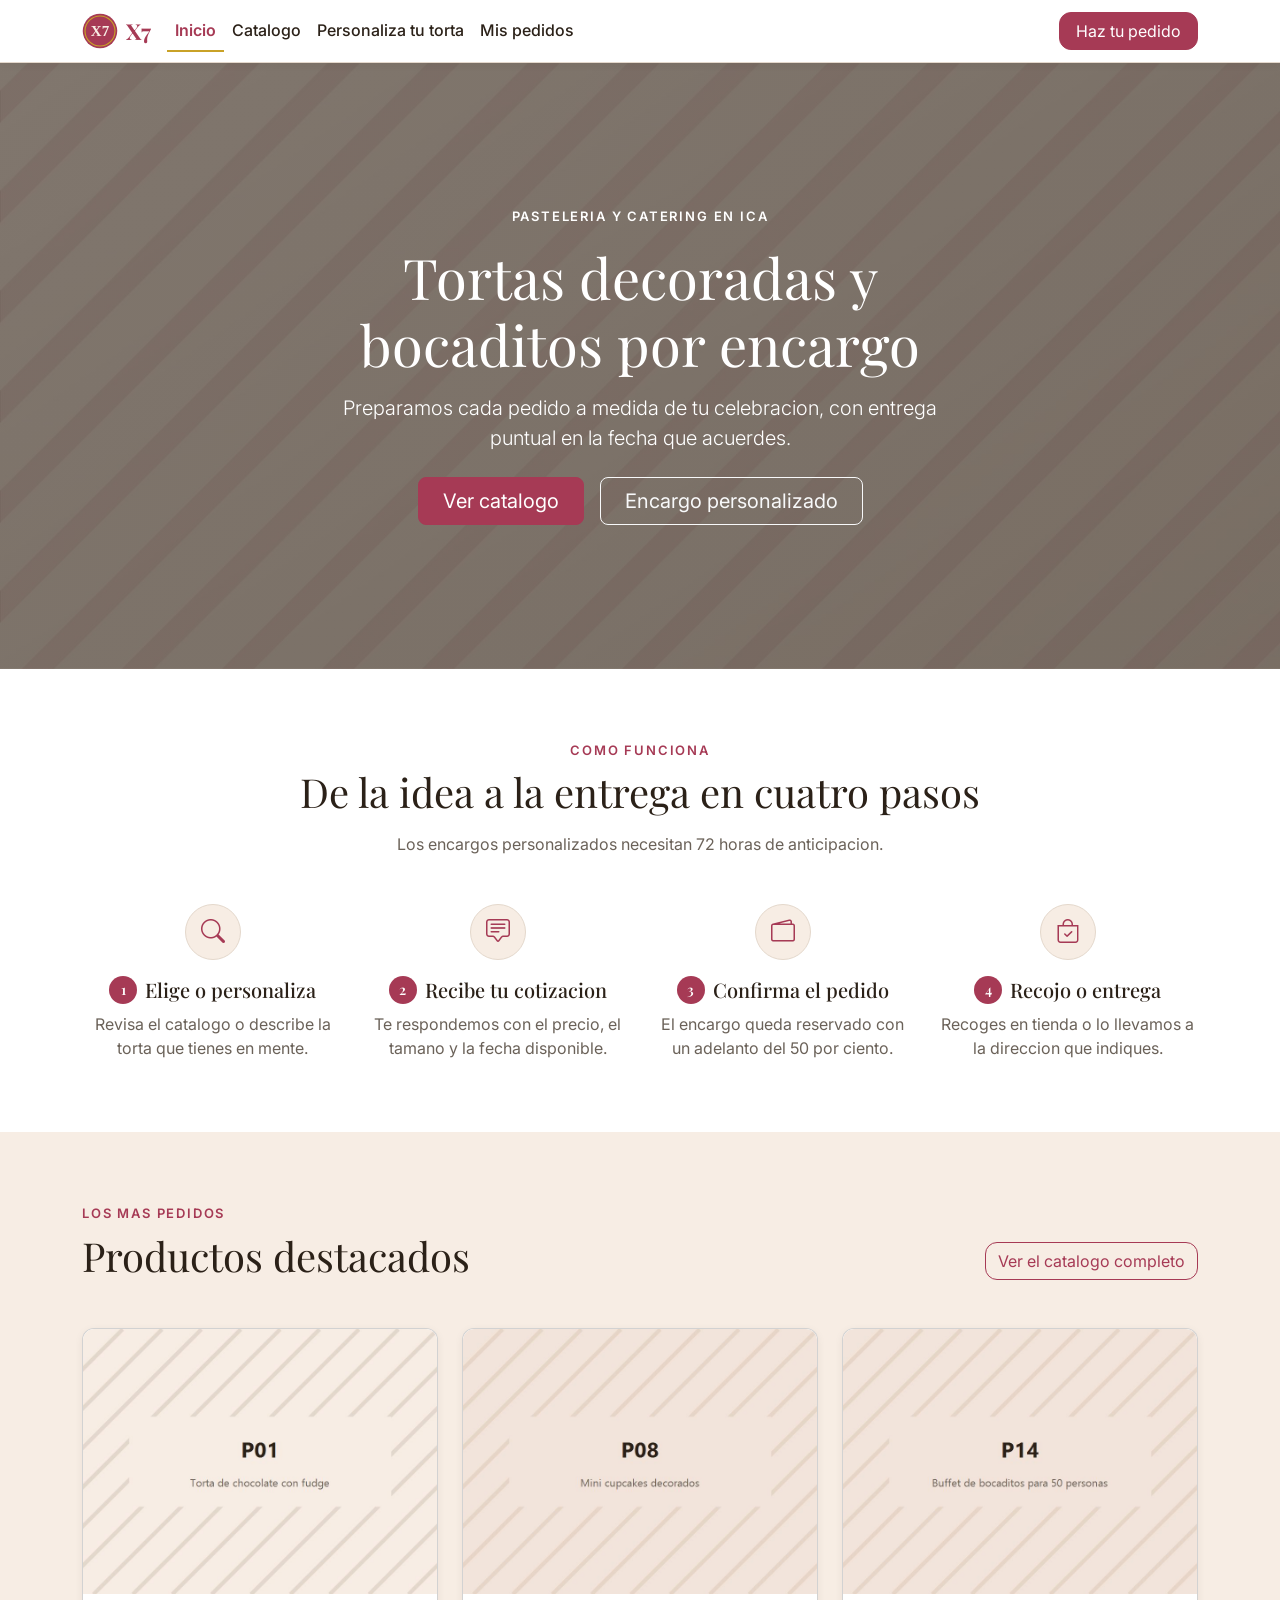
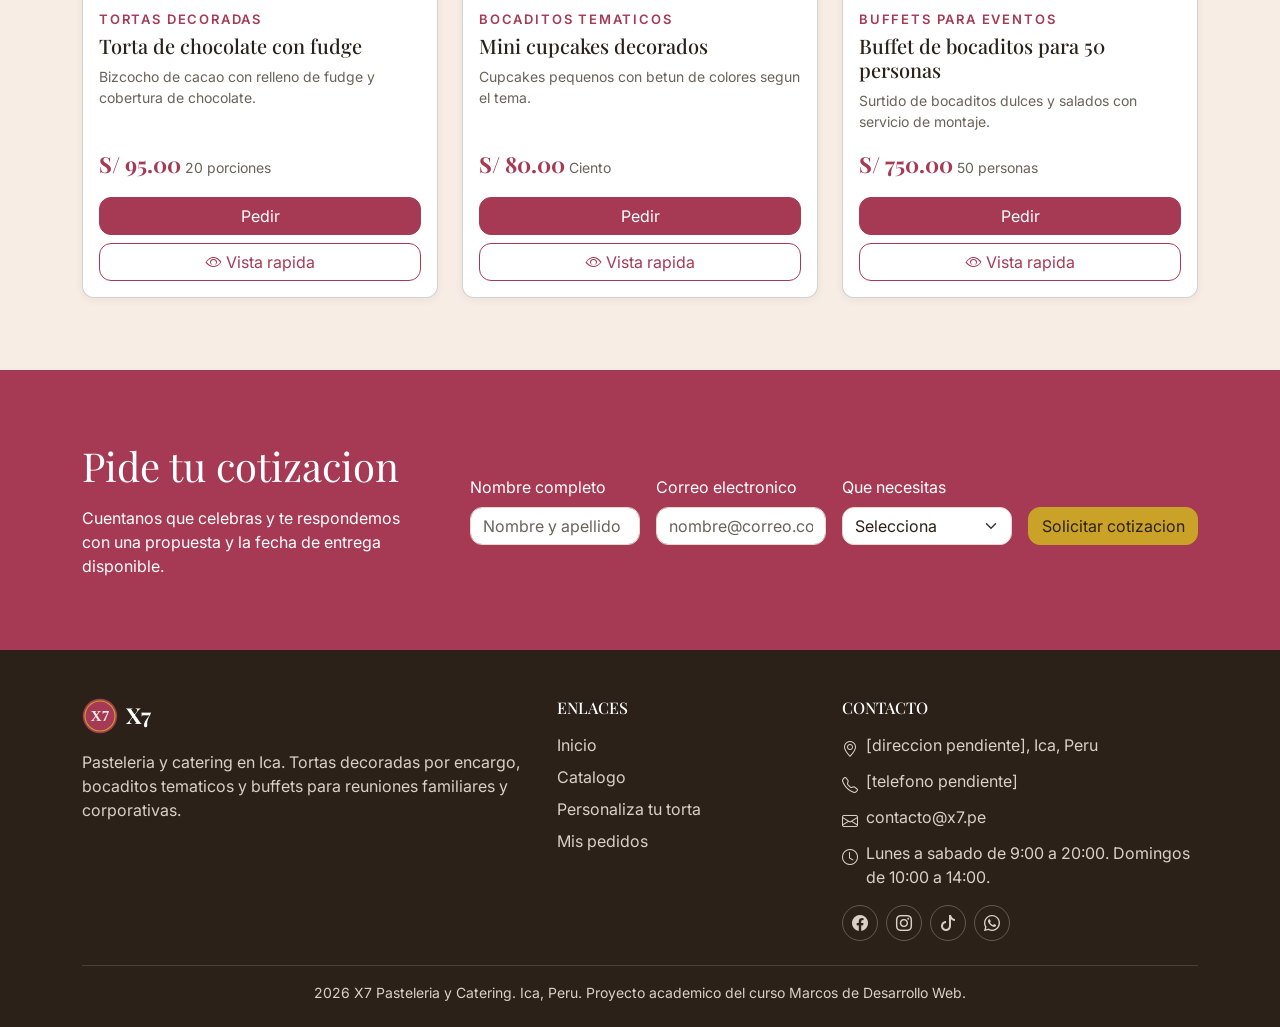
<file: templates/index.html>
<!--
  ============================================================================
  Archivo:     templates/index.html
  Propósito:   Página de inicio del sitio X7. Funciona como página de
               aterrizaje comercial: presenta el negocio y ofrece en cada
               sección una salida hacia el catálogo o el encargo
               personalizado.
  Integrante:  ______________________________

  Contiene cuatro secciones y una ventana modal:
    1. Hero              3. Destacados
    2. Cómo funciona     4. Llamado final
    Ventana modal de vista rápida, reutilizada por las tres tarjetas

  La cabecera, la barra de navegación y el pie son copia exacta de los
  archivos de templates/fragments/. No se editan aquí.
  ============================================================================
-->
<!DOCTYPE html>
<html lang="es">

<head>

  <meta charset="UTF-8">
  <meta name="viewport" content="width=device-width, initial-scale=1">
  <meta name="description" content="Pasteleria y catering en Ica. Tortas decoradas por encargo, bocaditos tematicos y buffets para eventos.">

  <title>X7 Pasteleria y Catering | Tortas por encargo en Ica</title>

  <link rel="preconnect" href="https://fonts.googleapis.com">
  <link rel="preconnect" href="https://fonts.gstatic.com" crossorigin>
  <link href="https://fonts.googleapis.com/css2?family=Inter:wght@400;500;600;700&family=Playfair+Display:wght@600;700&display=swap" rel="stylesheet">

  <link href="https://cdn.jsdelivr.net/npm/bootstrap@5.3.3/dist/css/bootstrap.min.css" rel="stylesheet">
  <link href="https://cdn.jsdelivr.net/npm/bootstrap-icons@1.11.3/font/bootstrap-icons.min.css" rel="stylesheet">

  <!-- Hoja propia. Va al final para que sus colores ganen a los de Bootstrap -->
  <link href="../static/css/estilos.css" rel="stylesheet">

  <link rel="icon" href="../static/img/logo.svg" type="image/svg+xml">

</head>


<!-- El body es una columna de alto completo para que el pie quede abajo
     aunque la página tenga poco contenido -->
<body class="d-flex flex-column min-vh-100">

  <!-- ======================================================================
       Barra de navegación
       Se queda pegada arriba al desplazar (sticky-top) y se convierte en
       menú desplegable por debajo de 992 px (navbar-expand-lg).
       ====================================================================== -->
  <header class="sticky-top">
    <nav class="navbar navbar-expand-lg x7-navbar" aria-label="Navegacion principal">
      <div class="container">

        <a class="navbar-brand x7-marca d-flex align-items-center gap-2" href="index.html">
          <img src="../static/img/logo.svg" alt="Logotipo de X7 Pasteleria y Catering" width="36" height="36">
          <span>X7</span>
        </a>

        <button class="navbar-toggler border-0" type="button" data-bs-toggle="collapse"
                data-bs-target="#x7-menu" aria-controls="x7-menu" aria-expanded="false"
                aria-label="Abrir o cerrar el menu de navegacion">
          <span class="navbar-toggler-icon"></span>
        </button>

        <div class="collapse navbar-collapse" id="x7-menu">

          <ul class="navbar-nav me-auto mb-3 mb-lg-0">
            <li class="nav-item"><a class="nav-link" href="index.html">Inicio</a></li>
            <li class="nav-item"><a class="nav-link" href="catalogo.html">Catalogo</a></li>
            <li class="nav-item"><a class="nav-link" href="personalizado.html">Personaliza tu torta</a></li>
            <li class="nav-item"><a class="nav-link" href="mis-pedidos.html">Mis pedidos</a></li>
          </ul>

          <!-- Botón destacado. En móvil ocupa todo el ancho (d-grid) y
               desde 992 px vuelve a su tamaño natural (d-lg-block) -->
          <div class="d-grid d-lg-block">
            <a class="btn btn-primary px-3" href="catalogo.html">Haz tu pedido</a>
          </div>

        </div>

      </div>
    </nav>
  </header>


  <main>

    <!-- ====================================================================
         SECCIÓN 1: Hero
         Primera pantalla. La foto de fondo y la capa oscura se definen en
         estilos.css con la clase x7-hero. Ofrece las dos salidas
         principales: ver el catálogo o pedir un encargo a medida.
         ==================================================================== -->
    <section class="x7-hero d-flex align-items-center text-center py-5">
      <div class="container py-4 py-lg-5">
        <div class="row justify-content-center">

          <!-- La columna se estrecha al crecer la pantalla para que el
               título no quede en líneas demasiado largas -->
          <div class="col-12 col-lg-9 col-xl-7 py-4 py-lg-5">

            <p class="x7-superior text-white mb-3">Pasteleria y catering en Ica</p>

            <h1 class="display-4 mb-3">Tortas decoradas y bocaditos por encargo</h1>

            <!-- Estilos de párrafo de Bootstrap: párrafo destacado -->
            <p class="lead mb-4">
              Preparamos cada pedido a medida de tu celebracion, con entrega puntual
              en la fecha que acuerdes.
            </p>

            <div class="d-grid d-sm-flex justify-content-sm-center gap-3">
              <a class="btn btn-primary btn-lg px-4" href="catalogo.html">Ver catalogo</a>
              <a class="btn btn-outline-light btn-lg px-4" href="personalizado.html">Encargo personalizado</a>
            </div>

          </div>

        </div>
      </div>
    </section>


    <!-- ====================================================================
         SECCIÓN 2: Cómo funciona
         Los cuatro pasos del encargo. Cada paso tiene icono, número, título
         y una línea de descripción.
         Rejilla: 1 columna en móvil, 2 desde 576 px, 4 desde 992 px.
         ==================================================================== -->
    <section class="py-5">
      <div class="container py-lg-4">

        <div class="row justify-content-center text-center mb-5">
          <div class="col-12 col-lg-8">
            <p class="x7-superior mb-2">Como funciona</p>
            <h2 class="display-6 mb-3">De la idea a la entrega en cuatro pasos</h2>
            <!-- Estilos de párrafo de Bootstrap: párrafo atenuado -->
            <p class="text-body-secondary mb-0">
              Los encargos personalizados necesitan 72 horas de anticipacion.
            </p>
          </div>
        </div>

        <div class="row row-cols-1 row-cols-sm-2 row-cols-lg-4 g-4 text-center">

          <article class="col">
            <span class="x7-icono-circulo d-inline-flex align-items-center justify-content-center rounded-circle mb-3">
              <i class="bi bi-search" aria-hidden="true"></i>
            </span>
            <h3 class="h5 d-flex align-items-center justify-content-center gap-2 mb-2">
              <span class="x7-paso-numero d-inline-flex align-items-center justify-content-center rounded-circle"
                    aria-hidden="true">1</span>
              <span>Elige o personaliza</span>
            </h3>
            <!-- Estilos de párrafo de Bootstrap: párrafo atenuado -->
            <p class="text-body-secondary mb-0">Revisa el catalogo o describe la torta que tienes en mente.</p>
          </article>

          <article class="col">
            <span class="x7-icono-circulo d-inline-flex align-items-center justify-content-center rounded-circle mb-3">
              <i class="bi bi-chat-square-text" aria-hidden="true"></i>
            </span>
            <h3 class="h5 d-flex align-items-center justify-content-center gap-2 mb-2">
              <span class="x7-paso-numero d-inline-flex align-items-center justify-content-center rounded-circle"
                    aria-hidden="true">2</span>
              <span>Recibe tu cotizacion</span>
            </h3>
            <!-- Estilos de párrafo de Bootstrap: párrafo atenuado -->
            <p class="text-body-secondary mb-0">Te respondemos con el precio, el tamano y la fecha disponible.</p>
          </article>

          <article class="col">
            <span class="x7-icono-circulo d-inline-flex align-items-center justify-content-center rounded-circle mb-3">
              <i class="bi bi-wallet2" aria-hidden="true"></i>
            </span>
            <h3 class="h5 d-flex align-items-center justify-content-center gap-2 mb-2">
              <span class="x7-paso-numero d-inline-flex align-items-center justify-content-center rounded-circle"
                    aria-hidden="true">3</span>
              <span>Confirma el pedido</span>
            </h3>
            <!-- Estilos de párrafo de Bootstrap: párrafo atenuado -->
            <p class="text-body-secondary mb-0">El encargo queda reservado con un adelanto del 50 por ciento.</p>
          </article>

          <article class="col">
            <span class="x7-icono-circulo d-inline-flex align-items-center justify-content-center rounded-circle mb-3">
              <i class="bi bi-bag-check" aria-hidden="true"></i>
            </span>
            <h3 class="h5 d-flex align-items-center justify-content-center gap-2 mb-2">
              <span class="x7-paso-numero d-inline-flex align-items-center justify-content-center rounded-circle"
                    aria-hidden="true">4</span>
              <span>Recojo o entrega</span>
            </h3>
            <!-- Estilos de párrafo de Bootstrap: párrafo atenuado -->
            <p class="text-body-secondary mb-0">Recoges en tienda o lo llevamos a la direccion que indiques.</p>
          </article>

        </div>
      </div>
    </section>


    <!-- ====================================================================
         SECCIÓN 3: Productos destacados
         Tres productos destacados de docs/datos-demo.md, uno por categoría:
         una torta, un bocadito y un buffet. Eso es lo que los hace destacados.
         Las tres tarjetas tienen exactamente la misma estructura; solo
         cambia el contenido. En el APF3 este bloque se reemplaza por un
         th:each sobre la lista de productos.
         Cada botón de vista rápida lleva los datos de su producto en
         atributos data-; main.js los lee con dataset y con ellos llena la
         única ventana modal de la página, igual que en catalogo.html.
         Rejilla: 1 columna en móvil, 2 desde 576 px, 3 desde 992 px.
         ==================================================================== -->
    <section class="x7-fondo-crema py-5">
      <div class="container py-lg-4">

        <div class="row align-items-end g-3 mb-5">
          <div class="col-12 col-lg-8">
            <p class="x7-superior mb-2">Los mas pedidos</p>
            <h2 class="display-6 mb-0">Productos destacados</h2>
          </div>
          <div class="col-12 col-lg-4 text-lg-end">
            <a class="btn btn-outline-primary" href="catalogo.html">Ver el catalogo completo</a>
          </div>
        </div>

        <div class="row row-cols-1 row-cols-sm-2 row-cols-lg-3 g-4">

          <article class="col">

            <div class="card x7-tarjeta h-100 overflow-hidden">

              <img class="card-img-top x7-imagen-4-3" src="../static/img/productos/p01.jpg"
                   alt="Torta de chocolate cubierta con fudge">

              <div class="card-body d-flex flex-column">
                <p class="x7-superior mb-1">Tortas decoradas</p>
                <h3 class="h5 card-title mb-2">Torta de chocolate con fudge</h3>
                <!-- Estilos de párrafo de Bootstrap: texto pequeño y atenuado -->
                <p class="card-text text-body-secondary small flex-grow-1">
                  Bizcocho de cacao con relleno de fudge y cobertura de chocolate.
                </p>
                <p class="mb-3">
                  <span class="x7-precio">S/ 95.00</span>
                  <span class="small text-body-secondary">20 porciones</span>
                </p>
                <div class="d-grid gap-2">
                  <a class="btn btn-primary" href="personalizado.html">Pedir</a>
                  <button class="btn btn-outline-primary" type="button"
                          data-bs-toggle="modal" data-bs-target="#modal-producto"
                          data-codigo="P01"
                          data-nombre="Torta de chocolate con fudge"
                          data-etiqueta="Tortas decoradas"
                          data-descripcion="Bizcocho de cacao con relleno de fudge y cobertura de chocolate."
                          data-precio="S/ 95.00"
                          data-presentacion="20 porciones"
                          data-imagen="../static/img/productos/p01.jpg"
                          data-alt="Torta de chocolate cubierta con fudge">
                    <i class="bi bi-eye me-1" aria-hidden="true"></i>Vista rapida
                  </button>
                </div>
              </div>

            </div>

          </article>

          <article class="col">

            <div class="card x7-tarjeta h-100 overflow-hidden">

              <img class="card-img-top x7-imagen-4-3" src="../static/img/productos/p08.jpg"
                   alt="Mini cupcakes decorados con betun de colores segun el tema">

              <div class="card-body d-flex flex-column">
                <p class="x7-superior mb-1">Bocaditos tematicos</p>
                <h3 class="h5 card-title mb-2">Mini cupcakes decorados</h3>
                <!-- Estilos de párrafo de Bootstrap: texto pequeño y atenuado -->
                <p class="card-text text-body-secondary small flex-grow-1">
                  Cupcakes pequenos con betun de colores segun el tema.
                </p>
                <p class="mb-3">
                  <span class="x7-precio">S/ 80.00</span>
                  <span class="small text-body-secondary">Ciento</span>
                </p>
                <div class="d-grid gap-2">
                  <a class="btn btn-primary" href="personalizado.html">Pedir</a>
                  <button class="btn btn-outline-primary" type="button"
                          data-bs-toggle="modal" data-bs-target="#modal-producto"
                          data-codigo="P08"
                          data-nombre="Mini cupcakes decorados"
                          data-etiqueta="Bocaditos tematicos"
                          data-descripcion="Cupcakes pequenos con betun de colores segun el tema."
                          data-precio="S/ 80.00"
                          data-presentacion="Ciento"
                          data-imagen="../static/img/productos/p08.jpg"
                          data-alt="Mini cupcakes decorados con betun de colores segun el tema">
                    <i class="bi bi-eye me-1" aria-hidden="true"></i>Vista rapida
                  </button>
                </div>
              </div>

            </div>

          </article>

          <article class="col">

            <div class="card x7-tarjeta h-100 overflow-hidden">

              <img class="card-img-top x7-imagen-4-3" src="../static/img/productos/p14.jpg"
                   alt="Surtido de bocaditos dulces y salados con servicio de montaje">

              <div class="card-body d-flex flex-column">
                <p class="x7-superior mb-1">Buffets para eventos</p>
                <h3 class="h5 card-title mb-2">Buffet de bocaditos para 50 personas</h3>
                <!-- Estilos de párrafo de Bootstrap: texto pequeño y atenuado -->
                <p class="card-text text-body-secondary small flex-grow-1">
                  Surtido de bocaditos dulces y salados con servicio de montaje.
                </p>
                <p class="mb-3">
                  <span class="x7-precio">S/ 750.00</span>
                  <span class="small text-body-secondary">50 personas</span>
                </p>
                <div class="d-grid gap-2">
                  <a class="btn btn-primary" href="personalizado.html">Pedir</a>
                  <button class="btn btn-outline-primary" type="button"
                          data-bs-toggle="modal" data-bs-target="#modal-producto"
                          data-codigo="P14"
                          data-nombre="Buffet de bocaditos para 50 personas"
                          data-etiqueta="Buffets para eventos"
                          data-descripcion="Surtido de bocaditos dulces y salados con servicio de montaje."
                          data-precio="S/ 750.00"
                          data-presentacion="50 personas"
                          data-imagen="../static/img/productos/p14.jpg"
                          data-alt="Surtido de bocaditos dulces y salados con servicio de montaje">
                    <i class="bi bi-eye me-1" aria-hidden="true"></i>Vista rapida
                  </button>
                </div>
              </div>

            </div>

          </article>

        </div>
      </div>
    </section>


    <!-- ====================================================================
         SECCIÓN 4: Llamado final
         Franja con el color de marca y formulario breve de cotización.
         El atributo action apunta a una ruta de reemplazo que en el APF2
         atenderá el controlador de Spring. Hoy el formulario no procesa nada.
         ==================================================================== -->
    <section class="x7-franja py-5">
      <div class="container py-lg-4">
        <div class="row g-4 g-lg-5 align-items-center">

          <div class="col-12 col-lg-4">
            <h2 class="display-6 mb-3">Pide tu cotizacion</h2>
            <p class="mb-0">
              Cuentanos que celebras y te respondemos con una propuesta y la fecha
              de entrega disponible.
            </p>
          </div>

          <div class="col-12 col-lg-8">
            <form action="cotizacion" method="post">
              <div class="row g-3 align-items-end">

                <div class="col-12 col-sm-6 col-xl-3">
                  <label class="form-label" for="cotizacion-nombre">Nombre completo</label>
                  <input class="form-control" type="text" id="cotizacion-nombre" name="nombre"
                         placeholder="Nombre y apellido" required>
                </div>

                <div class="col-12 col-sm-6 col-xl-3">
                  <label class="form-label" for="cotizacion-correo">Correo electronico</label>
                  <input class="form-control" type="email" id="cotizacion-correo" name="correo"
                         placeholder="nombre@correo.com" required>
                </div>

                <div class="col-12 col-sm-6 col-xl-3">
                  <label class="form-label" for="cotizacion-tipo">Que necesitas</label>
                  <select class="form-select" id="cotizacion-tipo" name="tipo" required>
                    <option value="" selected disabled>Selecciona</option>
                    <option value="tortas">Torta decorada</option>
                    <option value="bocaditos">Bocaditos tematicos</option>
                    <option value="buffets">Buffet para evento</option>
                  </select>
                </div>

                <div class="col-12 col-sm-6 col-xl-3 d-grid">
                  <button class="btn btn-acento" type="submit">Solicitar cotizacion</button>
                </div>

              </div>
            </form>
          </div>

        </div>
      </div>
    </section>


    <!-- ====================================================================
         Ventana modal de vista rápida
         Una sola ventana para las tres tarjetas. Al pulsar un botón
         "Vista rapida", main.js lee los atributos data- de ese botón y
         escribe sus valores aquí dentro.
         ==================================================================== -->
    <div class="modal fade" id="modal-producto" tabindex="-1" aria-labelledby="modal-producto-titulo" aria-hidden="true">
      <div class="modal-dialog modal-lg modal-dialog-centered modal-dialog-scrollable">
        <div class="modal-content">

          <div class="modal-header">
            <h2 class="modal-title h5" id="modal-producto-titulo">Detalle del producto</h2>
            <button type="button" class="btn-close" data-bs-dismiss="modal" aria-label="Cerrar"></button>
          </div>

          <div class="modal-body">
            <div class="row g-4">

              <div class="col-12 col-md-6">
                <img class="x7-imagen-4-3 rounded" id="modal-producto-imagen"
                     src="../static/img/productos/p01.jpg"
                     alt="Torta de chocolate cubierta con fudge">
              </div>

              <div class="col-12 col-md-6">

                <span class="badge text-bg-secondary mb-2" id="modal-producto-etiqueta">Categoria</span>

                <p id="modal-producto-descripcion">Descripcion del producto seleccionado.</p>

                <!-- Estilos de párrafo de Bootstrap: lista en texto pequeño y atenuado -->
                <ul class="list-unstyled small text-body-secondary mb-3">
                  <li><strong>Codigo:</strong> <span id="modal-producto-codigo">P00</span></li>
                  <li><strong>Presentacion:</strong> <span id="modal-producto-presentacion">Sin definir</span></li>
                  <li><strong>Anticipacion minima:</strong> 72 horas</li>
                </ul>

                <p class="x7-precio mb-0" id="modal-producto-precio">S/ 0.00</p>

              </div>

            </div>
          </div>

          <div class="modal-footer">
            <button type="button" class="btn btn-outline-secondary" data-bs-dismiss="modal">Cerrar</button>
            <a class="btn btn-primary" href="personalizado.html">Pedir este producto</a>
          </div>

        </div>
      </div>
    </div>

  </main>


  <!-- ======================================================================
       Pie de página
       Tres columnas que se apilan en móvil: marca, enlaces y contacto.
       Debajo, la línea de derechos.
       ====================================================================== -->
  <footer class="x7-footer pt-5 pb-4 mt-auto">
    <div class="container">
      <div class="row g-4">

        <div class="col-12 col-lg-5">

          <p class="x7-marca d-flex align-items-center gap-2 mb-3">
            <img src="../static/img/logo.svg" alt="Logotipo de X7 Pasteleria y Catering" width="36" height="36">
            <span>X7</span>
          </p>

          <p class="mb-0">
            Pasteleria y catering en Ica. Tortas decoradas por encargo, bocaditos tematicos
            y buffets para reuniones familiares y corporativas.
          </p>

        </div>

        <div class="col-12 col-sm-6 col-lg-3">
          <h2 class="h6 text-uppercase mb-3">Enlaces</h2>
          <ul class="list-unstyled d-grid gap-2 mb-0">
            <li><a href="index.html">Inicio</a></li>
            <li><a href="catalogo.html">Catalogo</a></li>
            <li><a href="personalizado.html">Personaliza tu torta</a></li>
            <li><a href="mis-pedidos.html">Mis pedidos</a></li>
          </ul>
        </div>

        <div class="col-12 col-sm-6 col-lg-4">

          <h2 class="h6 text-uppercase mb-3">Contacto</h2>

          <ul class="list-unstyled d-grid gap-2 mb-3">
            <li class="d-flex gap-2">
              <i class="bi bi-geo-alt flex-shrink-0 mt-1" aria-hidden="true"></i>
              <span>[direccion pendiente], Ica, Peru</span>
            </li>
            <li class="d-flex gap-2">
              <i class="bi bi-telephone flex-shrink-0 mt-1" aria-hidden="true"></i>
              <span>[telefono pendiente]</span>
            </li>
            <li class="d-flex gap-2">
              <i class="bi bi-envelope flex-shrink-0 mt-1" aria-hidden="true"></i>
              <a href="mailto:contacto@x7.pe">contacto@x7.pe</a>
            </li>
            <li class="d-flex gap-2">
              <i class="bi bi-clock flex-shrink-0 mt-1" aria-hidden="true"></i>
              <span>Lunes a sabado de 9:00 a 20:00. Domingos de 10:00 a 14:00.</span>
            </li>
          </ul>

          <ul class="list-unstyled d-flex gap-2 mb-0">
            <li>
              <a class="x7-red-social d-inline-flex align-items-center justify-content-center rounded-circle"
                 href="https://www.facebook.com/" aria-label="Facebook de X7">
                <i class="bi bi-facebook" aria-hidden="true"></i>
              </a>
            </li>
            <li>
              <a class="x7-red-social d-inline-flex align-items-center justify-content-center rounded-circle"
                 href="https://www.instagram.com/" aria-label="Instagram de X7">
                <i class="bi bi-instagram" aria-hidden="true"></i>
              </a>
            </li>
            <li>
              <a class="x7-red-social d-inline-flex align-items-center justify-content-center rounded-circle"
                 href="https://www.tiktok.com/" aria-label="TikTok de X7">
                <i class="bi bi-tiktok" aria-hidden="true"></i>
              </a>
            </li>
            <li>
              <a class="x7-red-social d-inline-flex align-items-center justify-content-center rounded-circle"
                 href="https://wa.me/" aria-label="WhatsApp de X7">
                <i class="bi bi-whatsapp" aria-hidden="true"></i>
              </a>
            </li>
          </ul>

        </div>

      </div>

      <p class="x7-derechos text-center mt-4 pt-3 mb-0">
        2026 X7 Pasteleria y Catering. Ica, Peru. Proyecto academico del curso Marcos de Desarrollo Web.
      </p>

    </div>
  </footer>


  <!-- Scripts al final del body: primero Bootstrap, luego el propio -->
  <script src="https://cdn.jsdelivr.net/npm/bootstrap@5.3.3/dist/js/bootstrap.bundle.min.js"></script>
  <script src="../static/js/main.js"></script>

</body>

</html>
</file>
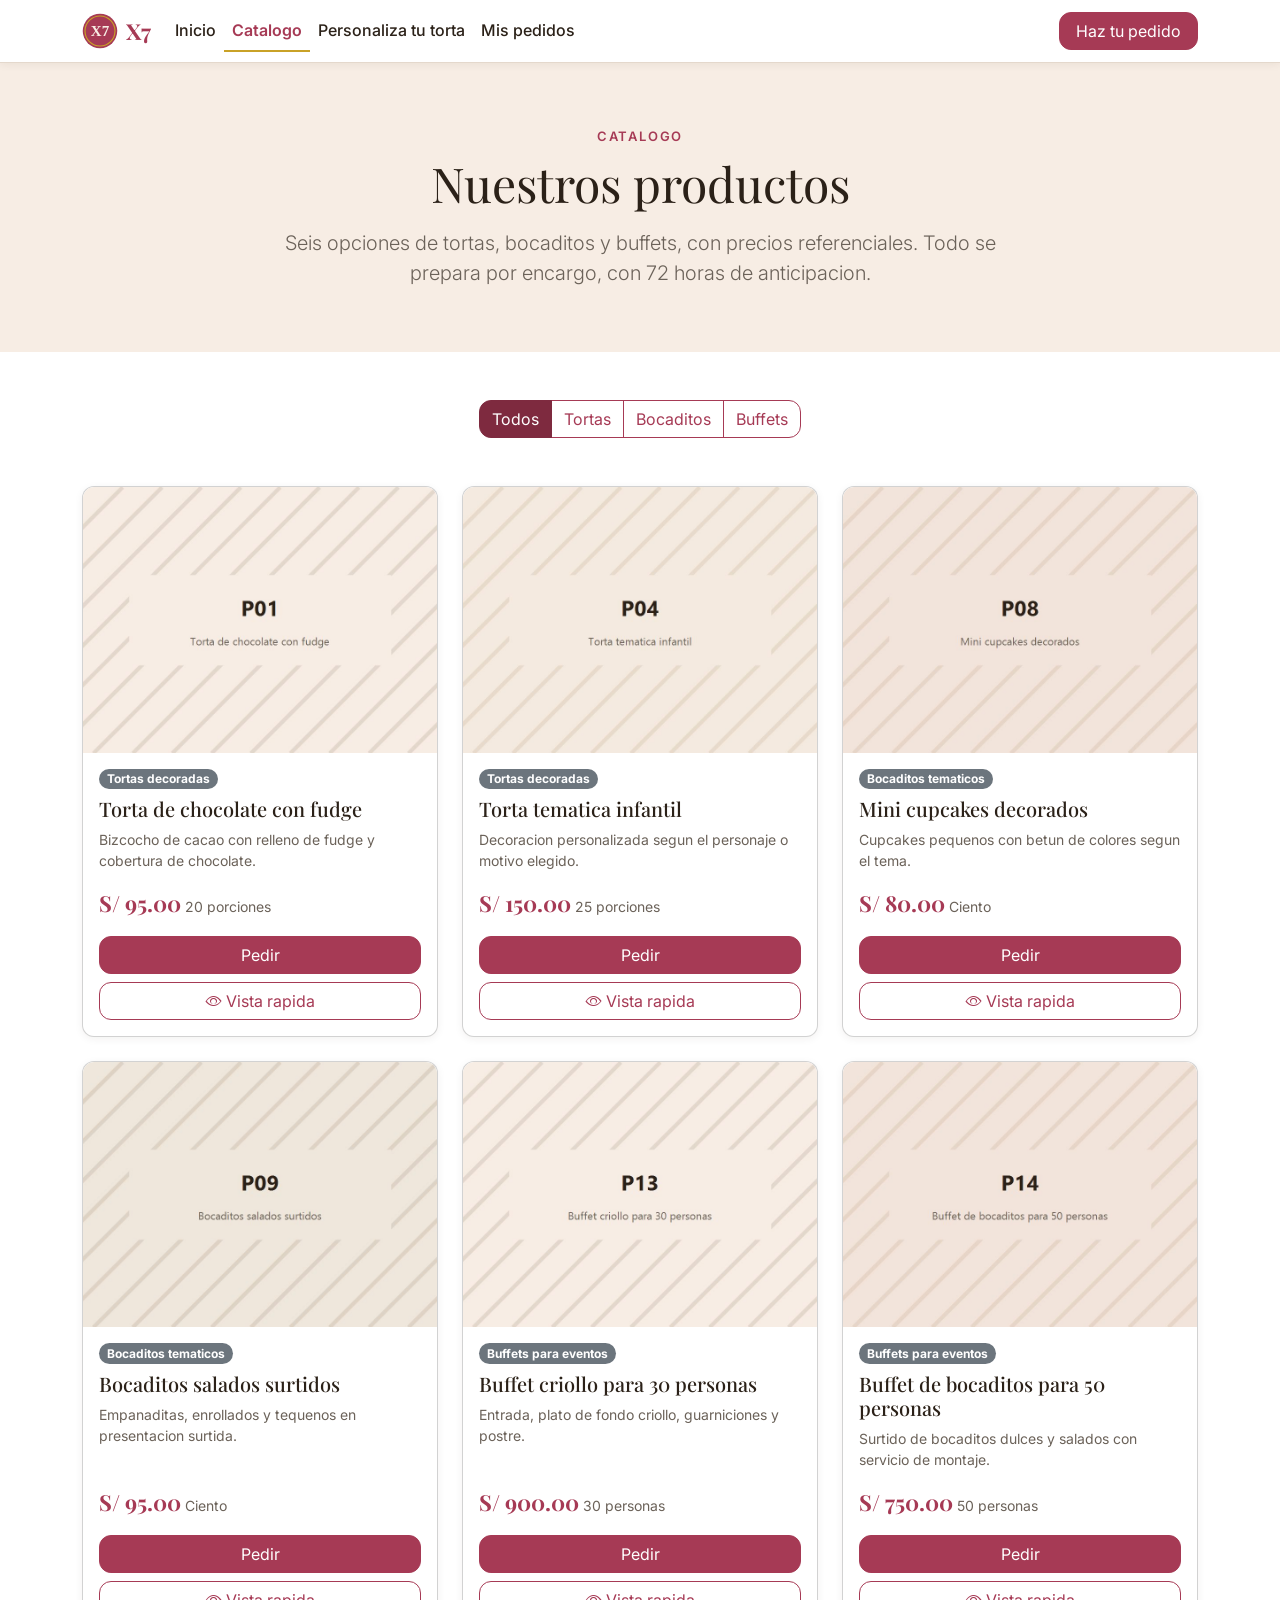
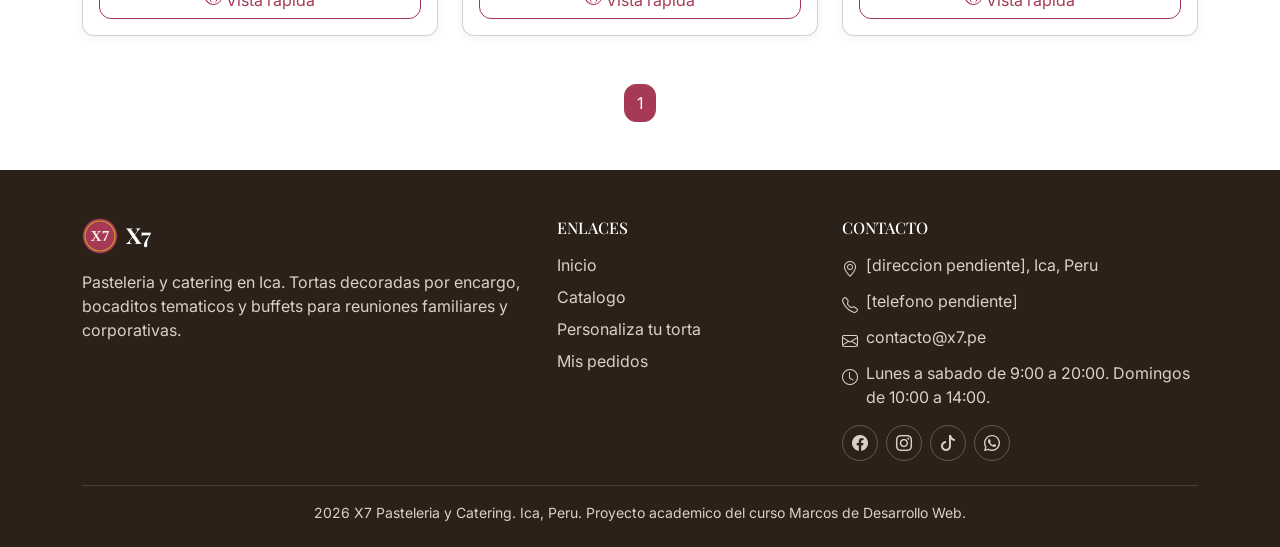
<file: templates/catalogo.html>
<!--
  ============================================================================
  Archivo:     templates/catalogo.html
  Propósito:   Catálogo del sitio X7. Muestra seis de los quince productos
               de docs/datos-demo.md, dos por categoría, permite filtrarlos
               y abre una única ventana modal con el detalle del pulsado.
  Integrante:  ______________________________

  Contiene dos secciones y una ventana modal:
    1. Encabezado de página
    2. Filtros y rejilla de productos, con paginación
    Ventana modal de vista rápida, reutilizada por las seis tarjetas

  La cabecera, la barra de navegación y el pie son copia exacta de los
  archivos de templates/fragments/. No se editan aquí.
  ============================================================================
-->
<!DOCTYPE html>
<html lang="es">

<head>

  <meta charset="UTF-8">
  <meta name="viewport" content="width=device-width, initial-scale=1">
  <meta name="description" content="Pasteleria y catering en Ica. Tortas decoradas por encargo, bocaditos tematicos y buffets para eventos.">

  <title>Catalogo | X7 Pasteleria y Catering</title>

  <link rel="preconnect" href="https://fonts.googleapis.com">
  <link rel="preconnect" href="https://fonts.gstatic.com" crossorigin>
  <link href="https://fonts.googleapis.com/css2?family=Inter:wght@400;500;600;700&family=Playfair+Display:wght@600;700&display=swap" rel="stylesheet">

  <link href="https://cdn.jsdelivr.net/npm/bootstrap@5.3.3/dist/css/bootstrap.min.css" rel="stylesheet">
  <link href="https://cdn.jsdelivr.net/npm/bootstrap-icons@1.11.3/font/bootstrap-icons.min.css" rel="stylesheet">

  <!-- Hoja propia. Va al final para que sus colores ganen a los de Bootstrap -->
  <link href="../static/css/estilos.css" rel="stylesheet">

  <link rel="icon" href="../static/img/logo.svg" type="image/svg+xml">

</head>

<!-- El body es una columna de alto completo para que el pie quede abajo
     aunque la página tenga poco contenido -->
<body class="d-flex flex-column min-vh-100">

  <!-- ======================================================================
       Barra de navegación
       Se queda pegada arriba al desplazar (sticky-top) y se convierte en
       menú desplegable por debajo de 992 px (navbar-expand-lg).
       ====================================================================== -->
  <header class="sticky-top">
    <nav class="navbar navbar-expand-lg x7-navbar" aria-label="Navegacion principal">
      <div class="container">

        <a class="navbar-brand x7-marca d-flex align-items-center gap-2" href="index.html">
          <img src="../static/img/logo.svg" alt="Logotipo de X7 Pasteleria y Catering" width="36" height="36">
          <span>X7</span>
        </a>

        <button class="navbar-toggler border-0" type="button" data-bs-toggle="collapse"
                data-bs-target="#x7-menu" aria-controls="x7-menu" aria-expanded="false"
                aria-label="Abrir o cerrar el menu de navegacion">
          <span class="navbar-toggler-icon"></span>
        </button>

        <div class="collapse navbar-collapse" id="x7-menu">

          <ul class="navbar-nav me-auto mb-3 mb-lg-0">
            <li class="nav-item"><a class="nav-link" href="index.html">Inicio</a></li>
            <li class="nav-item"><a class="nav-link" href="catalogo.html">Catalogo</a></li>
            <li class="nav-item"><a class="nav-link" href="personalizado.html">Personaliza tu torta</a></li>
            <li class="nav-item"><a class="nav-link" href="mis-pedidos.html">Mis pedidos</a></li>
          </ul>

          <!-- Botón destacado. En móvil ocupa todo el ancho (d-grid) y
               desde 992 px vuelve a su tamaño natural (d-lg-block) -->
          <div class="d-grid d-lg-block">
            <a class="btn btn-primary px-3" href="catalogo.html">Haz tu pedido</a>
          </div>

        </div>

      </div>
    </nav>
  </header>


  <main>

    <!-- ====================================================================
         SECCIÓN 1: Encabezado de página
         Título de la página y descripción breve.
         ==================================================================== -->
    <section class="x7-fondo-crema py-5">
      <div class="container py-lg-3">
        <div class="row justify-content-center text-center">
          <div class="col-12 col-lg-8">

            <p class="x7-superior mb-2">Catalogo</p>

            <h1 class="display-5 mb-3">Nuestros productos</h1>

            <!-- Estilos de párrafo de Bootstrap: párrafo destacado y atenuado -->
            <p class="lead text-body-secondary mb-0">
              Seis opciones de tortas, bocaditos y buffets, con precios referenciales.
              Todo se prepara por encargo, con 72 horas de anticipacion.
            </p>

          </div>
        </div>
      </div>
    </section>


    <!-- ====================================================================
         SECCIÓN 2: Filtros y rejilla de productos
         Los cuatro botones filtran las tarjetas sin recargar la página.
         Cada botón lleva data-filtro y cada tarjeta data-categoria; main.js
         compara los dos valores y agrega o quita la clase d-none.
         Rejilla: 1 columna en móvil, 2 desde 576 px, 3 desde 992 px.
         ==================================================================== -->
    <section class="py-5">
      <div class="container">

        <div class="d-flex justify-content-center mb-5">
          <div class="btn-group flex-wrap" role="group" aria-label="Filtrar productos por categoria">
            <button class="btn btn-outline-primary active" type="button" data-filtro="todos">Todos</button>
            <button class="btn btn-outline-primary" type="button" id="tortas" data-filtro="tortas">Tortas</button>
            <button class="btn btn-outline-primary" type="button" id="bocaditos" data-filtro="bocaditos">Bocaditos</button>
            <button class="btn btn-outline-primary" type="button" id="buffets" data-filtro="buffets">Buffets</button>
          </div>
        </div>

        <!-- Rejilla con seis de los quince productos de docs/datos-demo.md,
             dos por categoria. Las seis tarjetas tienen la misma estructura y
             solo cambia el contenido, para reemplazarlas por un th:each en el
             APF3; entonces la lista vendra de la base de datos y volveran los
             quince sin tocar el marcado. -->
        <div class="row row-cols-1 row-cols-sm-2 row-cols-lg-3 g-4">

          <article class="col" data-categoria="tortas">
            <div class="card x7-tarjeta h-100 overflow-hidden">

              <img class="card-img-top x7-imagen-4-3" src="../static/img/productos/p01.jpg"
                   alt="Torta de chocolate cubierta con fudge">

              <div class="card-body d-flex flex-column">

                <span class="badge text-bg-secondary align-self-start mb-2">Tortas decoradas</span>

                <h2 class="h5 card-title mb-2">Torta de chocolate con fudge</h2>

                <!-- Estilos de parrafo de Bootstrap: texto pequeno y atenuado -->
                <p class="card-text small text-body-secondary flex-grow-1">
                  Bizcocho de cacao con relleno de fudge y cobertura de chocolate.
                </p>

                <p class="mb-3">
                  <span class="x7-precio">S/ 95.00</span>
                  <span class="small text-body-secondary">20 porciones</span>
                </p>

                <div class="d-grid gap-2">
                  <a class="btn btn-primary" href="personalizado.html">Pedir</a>

                  <button class="btn btn-outline-primary" type="button"
                          data-bs-toggle="modal" data-bs-target="#modal-producto"
                          data-codigo="P01"
                          data-nombre="Torta de chocolate con fudge"
                          data-etiqueta="Tortas decoradas"
                          data-descripcion="Bizcocho de cacao con relleno de fudge y cobertura de chocolate."
                          data-precio="S/ 95.00"
                          data-presentacion="20 porciones"
                          data-imagen="../static/img/productos/p01.jpg"
                          data-alt="Torta de chocolate cubierta con fudge">
                    <i class="bi bi-eye me-1" aria-hidden="true"></i>Vista rapida
                  </button>
                </div>

              </div>
            </div>
          </article>


          <article class="col" data-categoria="tortas">
            <div class="card x7-tarjeta h-100 overflow-hidden">

              <img class="card-img-top x7-imagen-4-3" src="../static/img/productos/p04.jpg"
                   alt="Torta tematica infantil decorada segun el personaje elegido">

              <div class="card-body d-flex flex-column">

                <span class="badge text-bg-secondary align-self-start mb-2">Tortas decoradas</span>

                <h2 class="h5 card-title mb-2">Torta tematica infantil</h2>

                <!-- Estilos de parrafo de Bootstrap: texto pequeno y atenuado -->
                <p class="card-text small text-body-secondary flex-grow-1">
                  Decoracion personalizada segun el personaje o motivo elegido.
                </p>

                <p class="mb-3">
                  <span class="x7-precio">S/ 150.00</span>
                  <span class="small text-body-secondary">25 porciones</span>
                </p>

                <div class="d-grid gap-2">
                  <a class="btn btn-primary" href="personalizado.html">Pedir</a>

                  <button class="btn btn-outline-primary" type="button"
                          data-bs-toggle="modal" data-bs-target="#modal-producto"
                          data-codigo="P04"
                          data-nombre="Torta tematica infantil"
                          data-etiqueta="Tortas decoradas"
                          data-descripcion="Decoracion personalizada segun el personaje o motivo elegido."
                          data-precio="S/ 150.00"
                          data-presentacion="25 porciones"
                          data-imagen="../static/img/productos/p04.jpg"
                          data-alt="Torta tematica infantil decorada segun el personaje elegido">
                    <i class="bi bi-eye me-1" aria-hidden="true"></i>Vista rapida
                  </button>
                </div>

              </div>
            </div>
          </article>

          <article class="col" data-categoria="bocaditos">
            <div class="card x7-tarjeta h-100 overflow-hidden">

              <img class="card-img-top x7-imagen-4-3" src="../static/img/productos/p08.jpg"
                   alt="Mini cupcakes decorados con betun de colores segun el tema">

              <div class="card-body d-flex flex-column">

                <span class="badge text-bg-secondary align-self-start mb-2">Bocaditos tematicos</span>

                <h2 class="h5 card-title mb-2">Mini cupcakes decorados</h2>

                <!-- Estilos de parrafo de Bootstrap: texto pequeno y atenuado -->
                <p class="card-text small text-body-secondary flex-grow-1">
                  Cupcakes pequenos con betun de colores segun el tema.
                </p>

                <p class="mb-3">
                  <span class="x7-precio">S/ 80.00</span>
                  <span class="small text-body-secondary">Ciento</span>
                </p>

                <div class="d-grid gap-2">
                  <a class="btn btn-primary" href="personalizado.html">Pedir</a>

                  <button class="btn btn-outline-primary" type="button"
                          data-bs-toggle="modal" data-bs-target="#modal-producto"
                          data-codigo="P08"
                          data-nombre="Mini cupcakes decorados"
                          data-etiqueta="Bocaditos tematicos"
                          data-descripcion="Cupcakes pequenos con betun de colores segun el tema."
                          data-precio="S/ 80.00"
                          data-presentacion="Ciento"
                          data-imagen="../static/img/productos/p08.jpg"
                          data-alt="Mini cupcakes decorados con betun de colores segun el tema">
                    <i class="bi bi-eye me-1" aria-hidden="true"></i>Vista rapida
                  </button>
                </div>

              </div>
            </div>
          </article>

          <article class="col" data-categoria="bocaditos">
            <div class="card x7-tarjeta h-100 overflow-hidden">

              <img class="card-img-top x7-imagen-4-3" src="../static/img/productos/p09.jpg"
                   alt="Bandeja de empanaditas, enrollados y tequenos surtidos">

              <div class="card-body d-flex flex-column">

                <span class="badge text-bg-secondary align-self-start mb-2">Bocaditos tematicos</span>

                <h2 class="h5 card-title mb-2">Bocaditos salados surtidos</h2>

                <!-- Estilos de parrafo de Bootstrap: texto pequeno y atenuado -->
                <p class="card-text small text-body-secondary flex-grow-1">
                  Empanaditas, enrollados y tequenos en presentacion surtida.
                </p>

                <p class="mb-3">
                  <span class="x7-precio">S/ 95.00</span>
                  <span class="small text-body-secondary">Ciento</span>
                </p>

                <div class="d-grid gap-2">
                  <a class="btn btn-primary" href="personalizado.html">Pedir</a>

                  <button class="btn btn-outline-primary" type="button"
                          data-bs-toggle="modal" data-bs-target="#modal-producto"
                          data-codigo="P09"
                          data-nombre="Bocaditos salados surtidos"
                          data-etiqueta="Bocaditos tematicos"
                          data-descripcion="Empanaditas, enrollados y tequenos en presentacion surtida."
                          data-precio="S/ 95.00"
                          data-presentacion="Ciento"
                          data-imagen="../static/img/productos/p09.jpg"
                          data-alt="Bandeja de empanaditas, enrollados y tequenos surtidos">
                    <i class="bi bi-eye me-1" aria-hidden="true"></i>Vista rapida
                  </button>
                </div>

              </div>
            </div>
          </article>


          <article class="col" data-categoria="buffets">
            <div class="card x7-tarjeta h-100 overflow-hidden">

              <img class="card-img-top x7-imagen-4-3" src="../static/img/productos/p13.jpg"
                   alt="Buffet criollo servido con entrada, fondo, guarniciones y postre">

              <div class="card-body d-flex flex-column">

                <span class="badge text-bg-secondary align-self-start mb-2">Buffets para eventos</span>

                <h2 class="h5 card-title mb-2">Buffet criollo para 30 personas</h2>

                <!-- Estilos de parrafo de Bootstrap: texto pequeno y atenuado -->
                <p class="card-text small text-body-secondary flex-grow-1">
                  Entrada, plato de fondo criollo, guarniciones y postre.
                </p>

                <p class="mb-3">
                  <span class="x7-precio">S/ 900.00</span>
                  <span class="small text-body-secondary">30 personas</span>
                </p>

                <div class="d-grid gap-2">
                  <a class="btn btn-primary" href="personalizado.html">Pedir</a>

                  <button class="btn btn-outline-primary" type="button"
                          data-bs-toggle="modal" data-bs-target="#modal-producto"
                          data-codigo="P13"
                          data-nombre="Buffet criollo para 30 personas"
                          data-etiqueta="Buffets para eventos"
                          data-descripcion="Entrada, plato de fondo criollo, guarniciones y postre."
                          data-precio="S/ 900.00"
                          data-presentacion="30 personas"
                          data-imagen="../static/img/productos/p13.jpg"
                          data-alt="Buffet criollo servido con entrada, fondo, guarniciones y postre">
                    <i class="bi bi-eye me-1" aria-hidden="true"></i>Vista rapida
                  </button>
                </div>

              </div>
            </div>
          </article>

          <article class="col" data-categoria="buffets">
            <div class="card x7-tarjeta h-100 overflow-hidden">

              <img class="card-img-top x7-imagen-4-3" src="../static/img/productos/p14.jpg"
                   alt="Surtido de bocaditos dulces y salados con servicio de montaje">

              <div class="card-body d-flex flex-column">

                <span class="badge text-bg-secondary align-self-start mb-2">Buffets para eventos</span>

                <h2 class="h5 card-title mb-2">Buffet de bocaditos para 50 personas</h2>

                <!-- Estilos de parrafo de Bootstrap: texto pequeno y atenuado -->
                <p class="card-text small text-body-secondary flex-grow-1">
                  Surtido de bocaditos dulces y salados con servicio de montaje.
                </p>

                <p class="mb-3">
                  <span class="x7-precio">S/ 750.00</span>
                  <span class="small text-body-secondary">50 personas</span>
                </p>

                <div class="d-grid gap-2">
                  <a class="btn btn-primary" href="personalizado.html">Pedir</a>

                  <button class="btn btn-outline-primary" type="button"
                          data-bs-toggle="modal" data-bs-target="#modal-producto"
                          data-codigo="P14"
                          data-nombre="Buffet de bocaditos para 50 personas"
                          data-etiqueta="Buffets para eventos"
                          data-descripcion="Surtido de bocaditos dulces y salados con servicio de montaje."
                          data-precio="S/ 750.00"
                          data-presentacion="50 personas"
                          data-imagen="../static/img/productos/p14.jpg"
                          data-alt="Surtido de bocaditos dulces y salados con servicio de montaje">
                    <i class="bi bi-eye me-1" aria-hidden="true"></i>Vista rapida
                  </button>
                </div>

              </div>
            </div>
          </article>

        </div>

        <!-- Paginación de Bootstrap. Con seis productos solo hay una página,
             así que se muestra únicamente su número. Va en un elemento span y
             no en un enlace, porque no hay ninguna otra página a la que
             apuntar. En el APF3, cuando el catálogo vuelva a quince, se
             añadirán las demás. -->
        <nav class="mt-5" aria-label="Paginacion del catalogo">
          <ul class="pagination justify-content-center mb-0">
            <li class="page-item active" aria-current="page"><span class="page-link">1</span></li>
          </ul>
        </nav>

      </div>
    </section>


    <!-- ====================================================================
         Ventana modal de vista rápida
         Una sola ventana para las seis tarjetas. Al pulsar un botón
         "Vista rapida", main.js lee los atributos data- de ese botón y
         escribe sus valores aquí dentro.
         ==================================================================== -->
    <div class="modal fade" id="modal-producto" tabindex="-1" aria-labelledby="modal-producto-titulo" aria-hidden="true">
      <div class="modal-dialog modal-lg modal-dialog-centered modal-dialog-scrollable">
        <div class="modal-content">

          <div class="modal-header">
            <h2 class="modal-title h5" id="modal-producto-titulo">Detalle del producto</h2>
            <button type="button" class="btn-close" data-bs-dismiss="modal" aria-label="Cerrar"></button>
          </div>

          <div class="modal-body">
            <div class="row g-4">

              <div class="col-12 col-md-6">
                <img class="x7-imagen-4-3 rounded" id="modal-producto-imagen"
                     src="../static/img/productos/p01.jpg"
                     alt="Torta de chocolate cubierta con fudge">
              </div>

              <div class="col-12 col-md-6">

                <span class="badge text-bg-secondary mb-2" id="modal-producto-etiqueta">Categoria</span>

                <p id="modal-producto-descripcion">Descripcion del producto seleccionado.</p>

                <!-- Estilos de párrafo de Bootstrap: lista en texto pequeño y atenuado -->
                <ul class="list-unstyled small text-body-secondary mb-3">
                  <li><strong>Codigo:</strong> <span id="modal-producto-codigo">P00</span></li>
                  <li><strong>Presentacion:</strong> <span id="modal-producto-presentacion">Sin definir</span></li>
                  <li><strong>Anticipacion minima:</strong> 72 horas</li>
                </ul>

                <p class="x7-precio mb-0" id="modal-producto-precio">S/ 0.00</p>

              </div>

            </div>
          </div>

          <div class="modal-footer">
            <button type="button" class="btn btn-outline-secondary" data-bs-dismiss="modal">Cerrar</button>
            <a class="btn btn-primary" href="personalizado.html">Pedir este producto</a>
          </div>

        </div>
      </div>
    </div>

  </main>


  <!-- ======================================================================
       Pie de página
       Tres columnas que se apilan en móvil: marca, enlaces y contacto.
       Debajo, la línea de derechos.
       ====================================================================== -->
  <footer class="x7-footer pt-5 pb-4 mt-auto">
    <div class="container">
      <div class="row g-4">

        <div class="col-12 col-lg-5">

          <p class="x7-marca d-flex align-items-center gap-2 mb-3">
            <img src="../static/img/logo.svg" alt="Logotipo de X7 Pasteleria y Catering" width="36" height="36">
            <span>X7</span>
          </p>

          <p class="mb-0">
            Pasteleria y catering en Ica. Tortas decoradas por encargo, bocaditos tematicos
            y buffets para reuniones familiares y corporativas.
          </p>

        </div>

        <div class="col-12 col-sm-6 col-lg-3">
          <h2 class="h6 text-uppercase mb-3">Enlaces</h2>
          <ul class="list-unstyled d-grid gap-2 mb-0">
            <li><a href="index.html">Inicio</a></li>
            <li><a href="catalogo.html">Catalogo</a></li>
            <li><a href="personalizado.html">Personaliza tu torta</a></li>
            <li><a href="mis-pedidos.html">Mis pedidos</a></li>
          </ul>
        </div>

        <div class="col-12 col-sm-6 col-lg-4">

          <h2 class="h6 text-uppercase mb-3">Contacto</h2>

          <ul class="list-unstyled d-grid gap-2 mb-3">
            <li class="d-flex gap-2">
              <i class="bi bi-geo-alt flex-shrink-0 mt-1" aria-hidden="true"></i>
              <span>[direccion pendiente], Ica, Peru</span>
            </li>
            <li class="d-flex gap-2">
              <i class="bi bi-telephone flex-shrink-0 mt-1" aria-hidden="true"></i>
              <span>[telefono pendiente]</span>
            </li>
            <li class="d-flex gap-2">
              <i class="bi bi-envelope flex-shrink-0 mt-1" aria-hidden="true"></i>
              <a href="mailto:contacto@x7.pe">contacto@x7.pe</a>
            </li>
            <li class="d-flex gap-2">
              <i class="bi bi-clock flex-shrink-0 mt-1" aria-hidden="true"></i>
              <span>Lunes a sabado de 9:00 a 20:00. Domingos de 10:00 a 14:00.</span>
            </li>
          </ul>

          <ul class="list-unstyled d-flex gap-2 mb-0">
            <li>
              <a class="x7-red-social d-inline-flex align-items-center justify-content-center rounded-circle"
                 href="https://www.facebook.com/" aria-label="Facebook de X7">
                <i class="bi bi-facebook" aria-hidden="true"></i>
              </a>
            </li>
            <li>
              <a class="x7-red-social d-inline-flex align-items-center justify-content-center rounded-circle"
                 href="https://www.instagram.com/" aria-label="Instagram de X7">
                <i class="bi bi-instagram" aria-hidden="true"></i>
              </a>
            </li>
            <li>
              <a class="x7-red-social d-inline-flex align-items-center justify-content-center rounded-circle"
                 href="https://www.tiktok.com/" aria-label="TikTok de X7">
                <i class="bi bi-tiktok" aria-hidden="true"></i>
              </a>
            </li>
            <li>
              <a class="x7-red-social d-inline-flex align-items-center justify-content-center rounded-circle"
                 href="https://wa.me/" aria-label="WhatsApp de X7">
                <i class="bi bi-whatsapp" aria-hidden="true"></i>
              </a>
            </li>
          </ul>

        </div>

      </div>

      <p class="x7-derechos text-center mt-4 pt-3 mb-0">
        2026 X7 Pasteleria y Catering. Ica, Peru. Proyecto academico del curso Marcos de Desarrollo Web.
      </p>

    </div>
  </footer>


  <!-- Scripts al final del body: primero Bootstrap, luego el propio -->
  <script src="https://cdn.jsdelivr.net/npm/bootstrap@5.3.3/dist/js/bootstrap.bundle.min.js"></script>
  <script src="../static/js/main.js"></script>

</body>

</html>
</file>
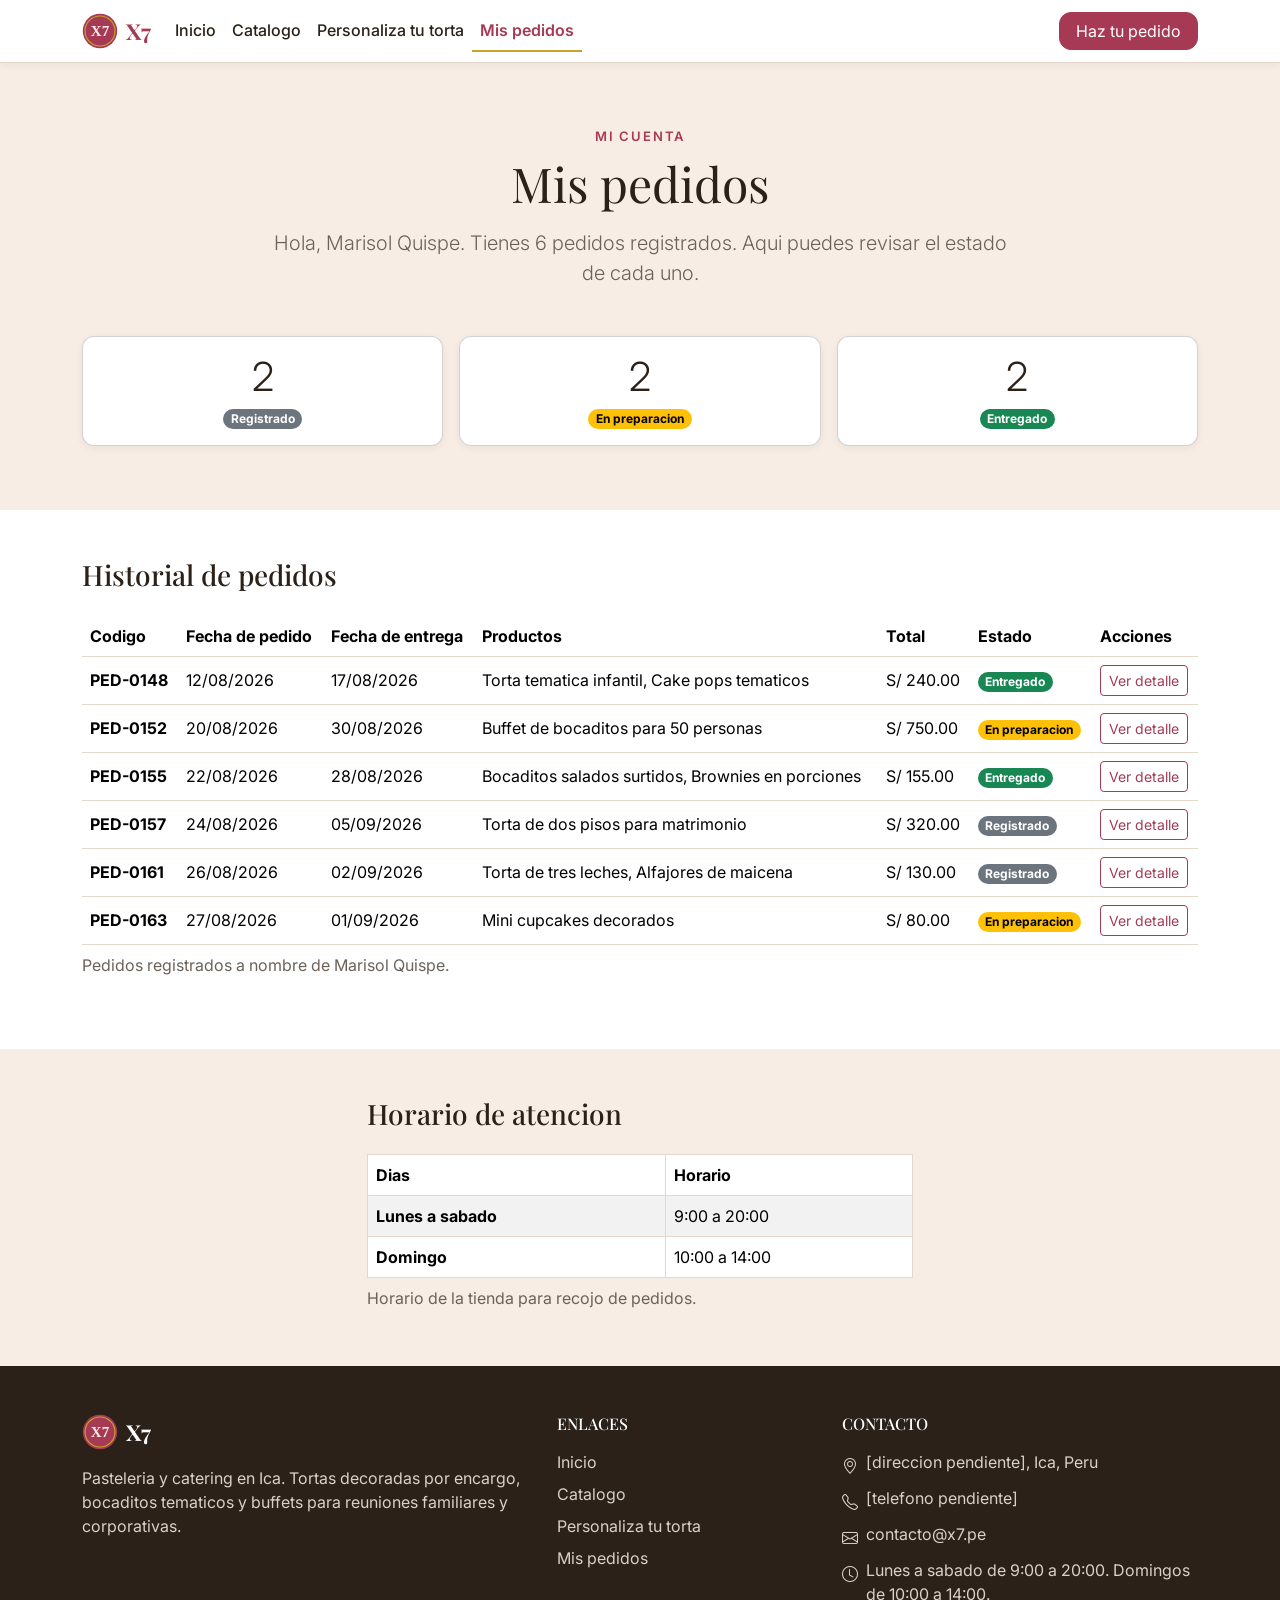
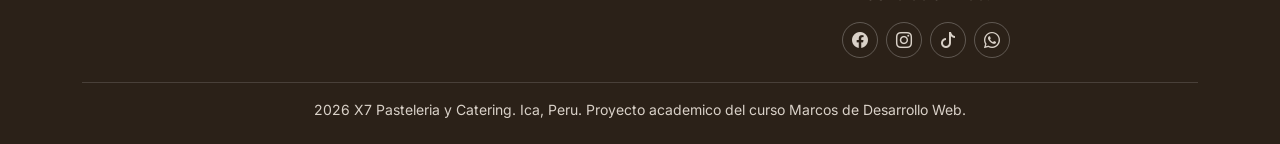
<file: templates/mis-pedidos.html>
<!--
  ============================================================================
  Archivo:     templates/mis-pedidos.html
  Propósito:   Historial de pedidos del cliente en el sitio X7. Muestra el
               resumen por estado, la tabla de pedidos de docs/datos-demo.md
               y el horario de atención, y abre una ventana modal con el
               detalle del pedido elegido.
  Integrante:  ______________________________

  Contiene tres secciones y una ventana modal:
    1. Encabezado y resumen por estado
    2. Tabla de pedidos
    3. Horario de atención, en una segunda tabla con otro estilo
    Ventana modal de detalle, reutilizada por las seis filas

  La cabecera, la barra de navegación y el pie son copia exacta de los
  archivos de templates/fragments/. No se editan aquí.
  ============================================================================
-->
<!DOCTYPE html>
<html lang="es">

<head>

  <meta charset="UTF-8">
  <meta name="viewport" content="width=device-width, initial-scale=1">
  <meta name="description" content="Pasteleria y catering en Ica. Tortas decoradas por encargo, bocaditos tematicos y buffets para eventos.">

  <title>Mis pedidos | X7 Pasteleria y Catering</title>

  <link rel="preconnect" href="https://fonts.googleapis.com">
  <link rel="preconnect" href="https://fonts.gstatic.com" crossorigin>
  <link href="https://fonts.googleapis.com/css2?family=Inter:wght@400;500;600;700&family=Playfair+Display:wght@600;700&display=swap" rel="stylesheet">

  <link href="https://cdn.jsdelivr.net/npm/bootstrap@5.3.3/dist/css/bootstrap.min.css" rel="stylesheet">
  <link href="https://cdn.jsdelivr.net/npm/bootstrap-icons@1.11.3/font/bootstrap-icons.min.css" rel="stylesheet">

  <!-- Hoja propia. Va al final para que sus colores ganen a los de Bootstrap -->
  <link href="../static/css/estilos.css" rel="stylesheet">

  <link rel="icon" href="../static/img/logo.svg" type="image/svg+xml">

</head>

<!-- El body es una columna de alto completo para que el pie quede abajo
     aunque la página tenga poco contenido -->
<body class="d-flex flex-column min-vh-100">

  <!-- ======================================================================
       Barra de navegación
       Se queda pegada arriba al desplazar (sticky-top) y se convierte en
       menú desplegable por debajo de 992 px (navbar-expand-lg).
       ====================================================================== -->
  <header class="sticky-top">
    <nav class="navbar navbar-expand-lg x7-navbar" aria-label="Navegacion principal">
      <div class="container">

        <a class="navbar-brand x7-marca d-flex align-items-center gap-2" href="index.html">
          <img src="../static/img/logo.svg" alt="Logotipo de X7 Pasteleria y Catering" width="36" height="36">
          <span>X7</span>
        </a>

        <button class="navbar-toggler border-0" type="button" data-bs-toggle="collapse"
                data-bs-target="#x7-menu" aria-controls="x7-menu" aria-expanded="false"
                aria-label="Abrir o cerrar el menu de navegacion">
          <span class="navbar-toggler-icon"></span>
        </button>

        <div class="collapse navbar-collapse" id="x7-menu">

          <ul class="navbar-nav me-auto mb-3 mb-lg-0">
            <li class="nav-item"><a class="nav-link" href="index.html">Inicio</a></li>
            <li class="nav-item"><a class="nav-link" href="catalogo.html">Catalogo</a></li>
            <li class="nav-item"><a class="nav-link" href="personalizado.html">Personaliza tu torta</a></li>
            <li class="nav-item"><a class="nav-link" href="mis-pedidos.html">Mis pedidos</a></li>
          </ul>

          <!-- Botón destacado. En móvil ocupa todo el ancho (d-grid) y
               desde 992 px vuelve a su tamaño natural (d-lg-block) -->
          <div class="d-grid d-lg-block">
            <a class="btn btn-primary px-3" href="catalogo.html">Haz tu pedido</a>
          </div>

        </div>

      </div>
    </nav>
  </header>


  <main>

    <!-- ====================================================================
         SECCIÓN 1: Encabezado y resumen por estado
         Saludo al cliente y tres tarjetas con el número de pedidos en cada
         estado. Los seis pedidos se reparten de dos en dos segun su fecha de
         entrega: los dos mas antiguos entregados, los dos siguientes en
         preparacion y los dos mas lejanos solo registrados.
         Rejilla: 1 columna en móvil y 3 desde 576 px.
         ==================================================================== -->
    <section class="x7-fondo-crema py-5">
      <div class="container py-lg-3">

        <div class="row justify-content-center text-center mb-5">
          <div class="col-12 col-lg-8">

            <p class="x7-superior mb-2">Mi cuenta</p>

            <h1 class="display-5 mb-3">Mis pedidos</h1>

            <!-- Estilos de párrafo de Bootstrap: párrafo destacado y atenuado -->
            <p class="lead text-body-secondary mb-0">
              Hola, Marisol Quispe. Tienes 6 pedidos registrados. Aqui puedes
              revisar el estado de cada uno.
            </p>

          </div>
        </div>

        <div class="row row-cols-1 row-cols-sm-3 g-3">

          <article class="col">
            <div class="card x7-tarjeta h-100 text-center">
              <div class="card-body p-3">
                <p class="display-6 mb-1">2</p>
                <span class="badge text-bg-secondary">Registrado</span>
              </div>
            </div>
          </article>

          <article class="col">
            <div class="card x7-tarjeta h-100 text-center">
              <div class="card-body p-3">
                <p class="display-6 mb-1">2</p>
                <span class="badge text-bg-warning">En preparacion</span>
              </div>
            </div>
          </article>

          <article class="col">
            <div class="card x7-tarjeta h-100 text-center">
              <div class="card-body p-3">
                <p class="display-6 mb-1">2</p>
                <span class="badge text-bg-success">Entregado</span>
              </div>
            </div>
          </article>

        </div>

      </div>
    </section>


    <!-- ====================================================================
         SECCIÓN 2: Tabla de pedidos
         Tabla principal, con filas resaltadas al pasar el mouse.
         Va dentro de table-responsive: en pantallas estrechas la tabla se
         desplaza dentro de su propio recuadro y no empuja el resto de la
         página, así que no aparece desplazamiento horizontal.
         Las seis filas tienen la misma estructura y solo cambia el
         contenido, para reemplazarlas por un th:each en el APF3.
         ==================================================================== -->
    <section class="py-5">
      <div class="container">

        <h2 class="h3 mb-4">Historial de pedidos</h2>

        <div class="table-responsive">
          <table class="table table-hover align-middle">

            <caption class="text-body-secondary">
              Pedidos registrados a nombre de Marisol Quispe.
            </caption>

            <thead>
              <tr>
                <th scope="col">Codigo</th>
                <th scope="col">Fecha de pedido</th>
                <th scope="col">Fecha de entrega</th>
                <th scope="col">Productos</th>
                <th scope="col">Total</th>
                <th scope="col">Estado</th>
                <th scope="col">Acciones</th>
              </tr>
            </thead>

            <tbody>

              <tr>
                <th class="text-nowrap" scope="row">PED-0148</th>
                <td class="text-nowrap">12/08/2026</td>
                <td class="text-nowrap">17/08/2026</td>
                <td>Torta tematica infantil, Cake pops tematicos</td>
                <td class="text-nowrap">S/ 240.00</td>
                <td><span class="badge text-bg-success">Entregado</span></td>
                <td>
                  <button class="btn btn-sm btn-outline-primary text-nowrap" type="button"
                          data-bs-toggle="modal" data-bs-target="#modal-pedido"
                          data-codigo="PED-0148"
                          data-pedido="12/08/2026"
                          data-entrega="17/08/2026"
                          data-productos="Torta tematica infantil, Cake pops tematicos"
                          data-total="S/ 240.00"
                          data-estado="Entregado"
                          data-clase="text-bg-success">
                    Ver detalle
                  </button>
                </td>
              </tr>

              <tr>
                <th class="text-nowrap" scope="row">PED-0152</th>
                <td class="text-nowrap">20/08/2026</td>
                <td class="text-nowrap">30/08/2026</td>
                <td>Buffet de bocaditos para 50 personas</td>
                <td class="text-nowrap">S/ 750.00</td>
                <td><span class="badge text-bg-warning">En preparacion</span></td>
                <td>
                  <button class="btn btn-sm btn-outline-primary text-nowrap" type="button"
                          data-bs-toggle="modal" data-bs-target="#modal-pedido"
                          data-codigo="PED-0152"
                          data-pedido="20/08/2026"
                          data-entrega="30/08/2026"
                          data-productos="Buffet de bocaditos para 50 personas"
                          data-total="S/ 750.00"
                          data-estado="En preparacion"
                          data-clase="text-bg-warning">
                    Ver detalle
                  </button>
                </td>
              </tr>

              <tr>
                <th class="text-nowrap" scope="row">PED-0155</th>
                <td class="text-nowrap">22/08/2026</td>
                <td class="text-nowrap">28/08/2026</td>
                <td>Bocaditos salados surtidos, Brownies en porciones</td>
                <td class="text-nowrap">S/ 155.00</td>
                <td><span class="badge text-bg-success">Entregado</span></td>
                <td>
                  <button class="btn btn-sm btn-outline-primary text-nowrap" type="button"
                          data-bs-toggle="modal" data-bs-target="#modal-pedido"
                          data-codigo="PED-0155"
                          data-pedido="22/08/2026"
                          data-entrega="28/08/2026"
                          data-productos="Bocaditos salados surtidos, Brownies en porciones"
                          data-total="S/ 155.00"
                          data-estado="Entregado"
                          data-clase="text-bg-success">
                    Ver detalle
                  </button>
                </td>
              </tr>

              <tr>
                <th class="text-nowrap" scope="row">PED-0157</th>
                <td class="text-nowrap">24/08/2026</td>
                <td class="text-nowrap">05/09/2026</td>
                <td>Torta de dos pisos para matrimonio</td>
                <td class="text-nowrap">S/ 320.00</td>
                <td><span class="badge text-bg-secondary">Registrado</span></td>
                <td>
                  <button class="btn btn-sm btn-outline-primary text-nowrap" type="button"
                          data-bs-toggle="modal" data-bs-target="#modal-pedido"
                          data-codigo="PED-0157"
                          data-pedido="24/08/2026"
                          data-entrega="05/09/2026"
                          data-productos="Torta de dos pisos para matrimonio"
                          data-total="S/ 320.00"
                          data-estado="Registrado"
                          data-clase="text-bg-secondary">
                    Ver detalle
                  </button>
                </td>
              </tr>

              <tr>
                <th class="text-nowrap" scope="row">PED-0161</th>
                <td class="text-nowrap">26/08/2026</td>
                <td class="text-nowrap">02/09/2026</td>
                <td>Torta de tres leches, Alfajores de maicena</td>
                <td class="text-nowrap">S/ 130.00</td>
                <td><span class="badge text-bg-secondary">Registrado</span></td>
                <td>
                  <button class="btn btn-sm btn-outline-primary text-nowrap" type="button"
                          data-bs-toggle="modal" data-bs-target="#modal-pedido"
                          data-codigo="PED-0161"
                          data-pedido="26/08/2026"
                          data-entrega="02/09/2026"
                          data-productos="Torta de tres leches, Alfajores de maicena"
                          data-total="S/ 130.00"
                          data-estado="Registrado"
                          data-clase="text-bg-secondary">
                    Ver detalle
                  </button>
                </td>
              </tr>

              <tr>
                <th class="text-nowrap" scope="row">PED-0163</th>
                <td class="text-nowrap">27/08/2026</td>
                <td class="text-nowrap">01/09/2026</td>
                <td>Mini cupcakes decorados</td>
                <td class="text-nowrap">S/ 80.00</td>
                <td><span class="badge text-bg-warning">En preparacion</span></td>
                <td>
                  <button class="btn btn-sm btn-outline-primary text-nowrap" type="button"
                          data-bs-toggle="modal" data-bs-target="#modal-pedido"
                          data-codigo="PED-0163"
                          data-pedido="27/08/2026"
                          data-entrega="01/09/2026"
                          data-productos="Mini cupcakes decorados"
                          data-total="S/ 80.00"
                          data-estado="En preparacion"
                          data-clase="text-bg-warning">
                    Ver detalle
                  </button>
                </td>
              </tr>

            </tbody>

          </table>
        </div>

      </div>
    </section>


    <!-- ====================================================================
         SECCIÓN 3: Horario de atención
         Segunda tabla de la página, con un estilo distinto al de la tabla
         de pedidos: aquí se usan bordes y filas alternas en lugar de filas
         resaltadas al pasar el mouse.
         ==================================================================== -->
    <section class="x7-fondo-crema py-5">
      <div class="container">
        <div class="row justify-content-center">
          <div class="col-12 col-md-10 col-lg-6">

            <h2 class="h3 mb-4">Horario de atencion</h2>

            <div class="table-responsive">
              <table class="table table-bordered table-striped mb-0">

                <caption class="text-body-secondary">
                  Horario de la tienda para recojo de pedidos.
                </caption>

                <thead>
                  <tr>
                    <th scope="col">Dias</th>
                    <th scope="col">Horario</th>
                  </tr>
                </thead>

                <tbody>
                  <tr>
                    <th scope="row">Lunes a sabado</th>
                    <td>9:00 a 20:00</td>
                  </tr>
                  <tr>
                    <th scope="row">Domingo</th>
                    <td>10:00 a 14:00</td>
                  </tr>
                </tbody>

              </table>
            </div>

          </div>
        </div>
      </div>
    </section>


    <!-- ====================================================================
         Ventana modal de detalle del pedido
         Una sola ventana para los seis pedidos. Al pulsar "Ver detalle",
         main.js lee los atributos data- de ese botón y escribe sus valores
         aquí dentro. Es la misma técnica de la ventana del catálogo.
         ==================================================================== -->
    <div class="modal fade" id="modal-pedido" tabindex="-1" aria-labelledby="modal-pedido-titulo" aria-hidden="true">
      <div class="modal-dialog modal-dialog-centered">
        <div class="modal-content">

          <div class="modal-header">
            <h2 class="modal-title h5" id="modal-pedido-titulo">Detalle del pedido</h2>
            <button type="button" class="btn-close" data-bs-dismiss="modal" aria-label="Cerrar"></button>
          </div>

          <div class="modal-body">

            <dl class="row mb-0">

              <dt class="col-5">Codigo</dt>
              <dd class="col-7" id="modal-pedido-codigo">Sin definir</dd>

              <dt class="col-5">Fecha de pedido</dt>
              <dd class="col-7" id="modal-pedido-fecha-pedido">Sin definir</dd>

              <dt class="col-5">Fecha de entrega</dt>
              <dd class="col-7" id="modal-pedido-fecha-entrega">Sin definir</dd>

              <dt class="col-5">Productos</dt>
              <dd class="col-7" id="modal-pedido-productos">Sin definir</dd>

              <dt class="col-5">Total</dt>
              <dd class="col-7" id="modal-pedido-total">Sin definir</dd>

              <dt class="col-5">Estado</dt>
              <dd class="col-7 mb-0">
                <span class="badge text-bg-secondary" id="modal-pedido-estado">Sin definir</span>
              </dd>

            </dl>

          </div>

          <div class="modal-footer">
            <button type="button" class="btn btn-outline-secondary" data-bs-dismiss="modal">Cerrar</button>
            <a class="btn btn-primary" href="personalizado.html">Pedir de nuevo</a>
          </div>

        </div>
      </div>
    </div>

  </main>


  <!-- ======================================================================
       Pie de página
       Tres columnas que se apilan en móvil: marca, enlaces y contacto.
       Debajo, la línea de derechos.
       ====================================================================== -->
  <footer class="x7-footer pt-5 pb-4 mt-auto">
    <div class="container">
      <div class="row g-4">

        <div class="col-12 col-lg-5">

          <p class="x7-marca d-flex align-items-center gap-2 mb-3">
            <img src="../static/img/logo.svg" alt="Logotipo de X7 Pasteleria y Catering" width="36" height="36">
            <span>X7</span>
          </p>

          <p class="mb-0">
            Pasteleria y catering en Ica. Tortas decoradas por encargo, bocaditos tematicos
            y buffets para reuniones familiares y corporativas.
          </p>

        </div>

        <div class="col-12 col-sm-6 col-lg-3">
          <h2 class="h6 text-uppercase mb-3">Enlaces</h2>
          <ul class="list-unstyled d-grid gap-2 mb-0">
            <li><a href="index.html">Inicio</a></li>
            <li><a href="catalogo.html">Catalogo</a></li>
            <li><a href="personalizado.html">Personaliza tu torta</a></li>
            <li><a href="mis-pedidos.html">Mis pedidos</a></li>
          </ul>
        </div>

        <div class="col-12 col-sm-6 col-lg-4">

          <h2 class="h6 text-uppercase mb-3">Contacto</h2>

          <ul class="list-unstyled d-grid gap-2 mb-3">
            <li class="d-flex gap-2">
              <i class="bi bi-geo-alt flex-shrink-0 mt-1" aria-hidden="true"></i>
              <span>[direccion pendiente], Ica, Peru</span>
            </li>
            <li class="d-flex gap-2">
              <i class="bi bi-telephone flex-shrink-0 mt-1" aria-hidden="true"></i>
              <span>[telefono pendiente]</span>
            </li>
            <li class="d-flex gap-2">
              <i class="bi bi-envelope flex-shrink-0 mt-1" aria-hidden="true"></i>
              <a href="mailto:contacto@x7.pe">contacto@x7.pe</a>
            </li>
            <li class="d-flex gap-2">
              <i class="bi bi-clock flex-shrink-0 mt-1" aria-hidden="true"></i>
              <span>Lunes a sabado de 9:00 a 20:00. Domingos de 10:00 a 14:00.</span>
            </li>
          </ul>

          <ul class="list-unstyled d-flex gap-2 mb-0">
            <li>
              <a class="x7-red-social d-inline-flex align-items-center justify-content-center rounded-circle"
                 href="https://www.facebook.com/" aria-label="Facebook de X7">
                <i class="bi bi-facebook" aria-hidden="true"></i>
              </a>
            </li>
            <li>
              <a class="x7-red-social d-inline-flex align-items-center justify-content-center rounded-circle"
                 href="https://www.instagram.com/" aria-label="Instagram de X7">
                <i class="bi bi-instagram" aria-hidden="true"></i>
              </a>
            </li>
            <li>
              <a class="x7-red-social d-inline-flex align-items-center justify-content-center rounded-circle"
                 href="https://www.tiktok.com/" aria-label="TikTok de X7">
                <i class="bi bi-tiktok" aria-hidden="true"></i>
              </a>
            </li>
            <li>
              <a class="x7-red-social d-inline-flex align-items-center justify-content-center rounded-circle"
                 href="https://wa.me/" aria-label="WhatsApp de X7">
                <i class="bi bi-whatsapp" aria-hidden="true"></i>
              </a>
            </li>
          </ul>

        </div>

      </div>

      <p class="x7-derechos text-center mt-4 pt-3 mb-0">
        2026 X7 Pasteleria y Catering. Ica, Peru. Proyecto academico del curso Marcos de Desarrollo Web.
      </p>

    </div>
  </footer>


  <!-- Scripts al final del body: primero Bootstrap, luego el propio -->
  <script src="https://cdn.jsdelivr.net/npm/bootstrap@5.3.3/dist/js/bootstrap.bundle.min.js"></script>
  <script src="../static/js/main.js"></script>

</body>

</html>
</file>
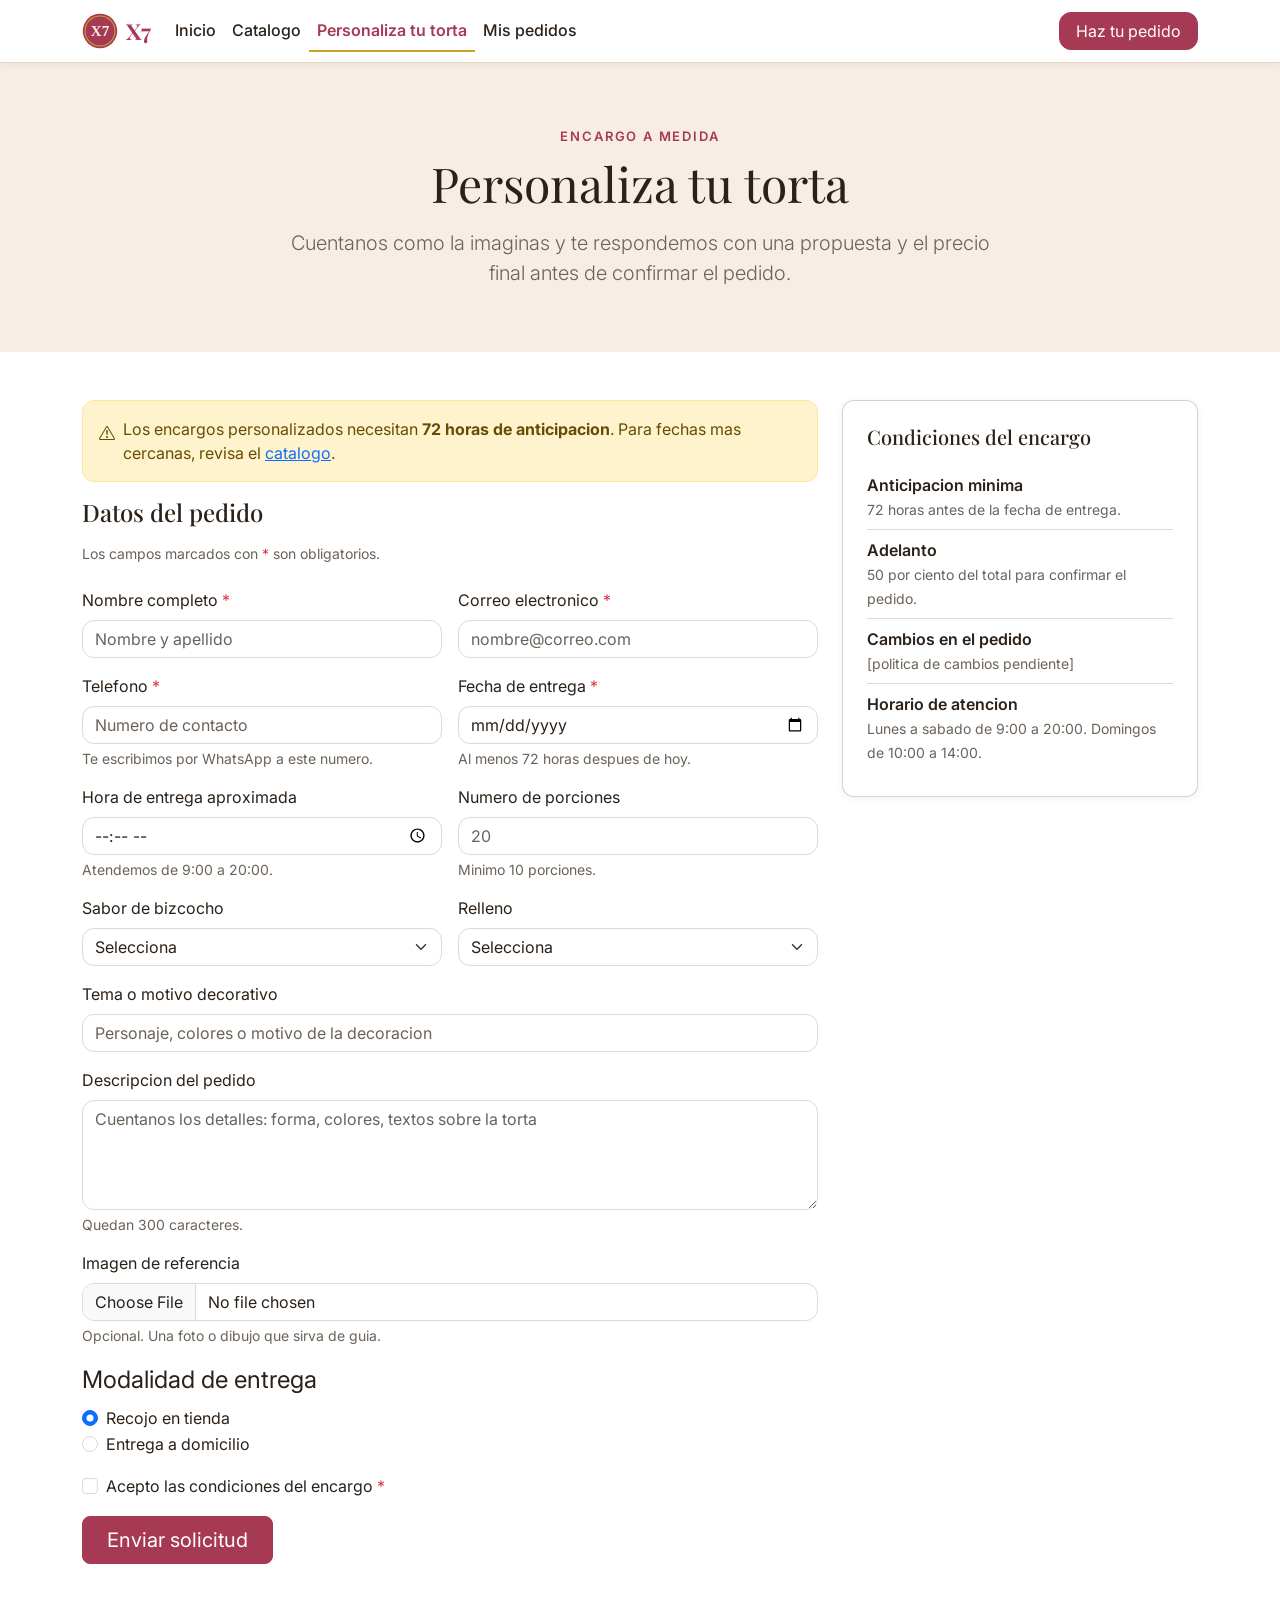
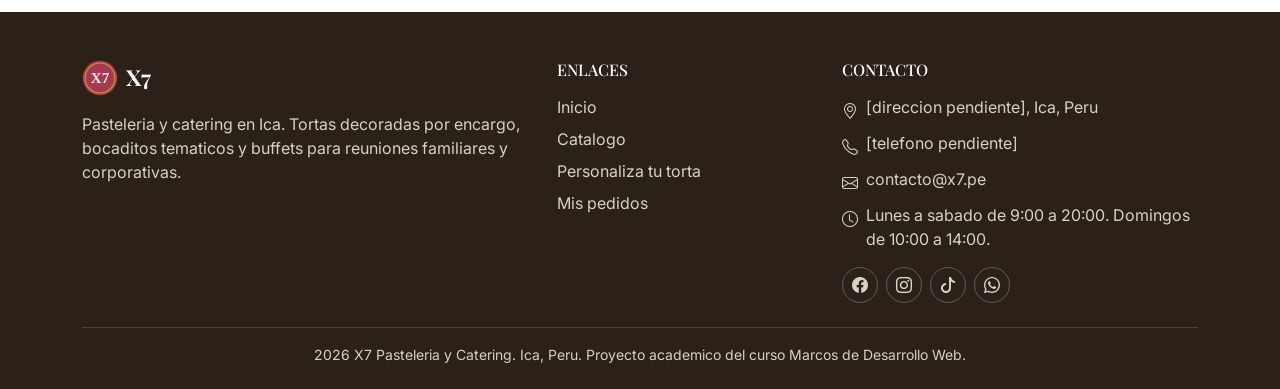
<file: templates/personalizado.html>
<!--
  ============================================================================
  Archivo:     templates/personalizado.html
  Propósito:   Formulario de encargo de torta a medida del sitio X7. Recoge
               los datos del pedido y muestra al costado las condiciones del
               encargo.
  Integrante:  ______________________________

  Contiene dos secciones:
    1. Encabezado de página
    2. Formulario de encargo y condiciones, en dos columnas desde 992 px

  La cabecera, la barra de navegación y el pie son copia exacta de los
  archivos de templates/fragments/. No se editan aquí.
  ============================================================================
-->
<!DOCTYPE html>
<html lang="es">

<head>

  <meta charset="UTF-8">
  <meta name="viewport" content="width=device-width, initial-scale=1">
  <meta name="description" content="Pasteleria y catering en Ica. Tortas decoradas por encargo, bocaditos tematicos y buffets para eventos.">

  <title>Personaliza tu torta | X7 Pasteleria y Catering</title>

  <link rel="preconnect" href="https://fonts.googleapis.com">
  <link rel="preconnect" href="https://fonts.gstatic.com" crossorigin>
  <link href="https://fonts.googleapis.com/css2?family=Inter:wght@400;500;600;700&family=Playfair+Display:wght@600;700&display=swap" rel="stylesheet">

  <link href="https://cdn.jsdelivr.net/npm/bootstrap@5.3.3/dist/css/bootstrap.min.css" rel="stylesheet">
  <link href="https://cdn.jsdelivr.net/npm/bootstrap-icons@1.11.3/font/bootstrap-icons.min.css" rel="stylesheet">

  <!-- Hoja propia. Va al final para que sus colores ganen a los de Bootstrap -->
  <link href="../static/css/estilos.css" rel="stylesheet">

  <link rel="icon" href="../static/img/logo.svg" type="image/svg+xml">

</head>

<!-- El body es una columna de alto completo para que el pie quede abajo
     aunque la página tenga poco contenido -->
<body class="d-flex flex-column min-vh-100">

  <!-- ======================================================================
       Barra de navegación
       Se queda pegada arriba al desplazar (sticky-top) y se convierte en
       menú desplegable por debajo de 992 px (navbar-expand-lg).
       ====================================================================== -->
  <header class="sticky-top">
    <nav class="navbar navbar-expand-lg x7-navbar" aria-label="Navegacion principal">
      <div class="container">

        <a class="navbar-brand x7-marca d-flex align-items-center gap-2" href="index.html">
          <img src="../static/img/logo.svg" alt="Logotipo de X7 Pasteleria y Catering" width="36" height="36">
          <span>X7</span>
        </a>

        <button class="navbar-toggler border-0" type="button" data-bs-toggle="collapse"
                data-bs-target="#x7-menu" aria-controls="x7-menu" aria-expanded="false"
                aria-label="Abrir o cerrar el menu de navegacion">
          <span class="navbar-toggler-icon"></span>
        </button>

        <div class="collapse navbar-collapse" id="x7-menu">

          <ul class="navbar-nav me-auto mb-3 mb-lg-0">
            <li class="nav-item"><a class="nav-link" href="index.html">Inicio</a></li>
            <li class="nav-item"><a class="nav-link" href="catalogo.html">Catalogo</a></li>
            <li class="nav-item"><a class="nav-link" href="personalizado.html">Personaliza tu torta</a></li>
            <li class="nav-item"><a class="nav-link" href="mis-pedidos.html">Mis pedidos</a></li>
          </ul>

          <!-- Botón destacado. En móvil ocupa todo el ancho (d-grid) y
               desde 992 px vuelve a su tamaño natural (d-lg-block) -->
          <div class="d-grid d-lg-block">
            <a class="btn btn-primary px-3" href="catalogo.html">Haz tu pedido</a>
          </div>

        </div>

      </div>
    </nav>
  </header>


  <main>

    <!-- ====================================================================
         SECCIÓN 1: Encabezado de página
         Título de la página y descripción breve.
         ==================================================================== -->
    <section class="x7-fondo-crema py-5">
      <div class="container py-lg-3">
        <div class="row justify-content-center text-center">
          <div class="col-12 col-lg-8">

            <p class="x7-superior mb-2">Encargo a medida</p>

            <h1 class="display-5 mb-3">Personaliza tu torta</h1>

            <!-- Estilos de párrafo de Bootstrap: párrafo destacado y atenuado -->
            <p class="lead text-body-secondary mb-0">
              Cuentanos como la imaginas y te respondemos con una propuesta y el
              precio final antes de confirmar el pedido.
            </p>

          </div>
        </div>
      </div>
    </section>


    <!-- ====================================================================
         SECCIÓN 2: Formulario de encargo y condiciones
         Dos columnas desde 992 px: el formulario ocupa ocho y las
         condiciones cuatro. En móvil se apilan, primero el formulario.
         ==================================================================== -->
    <section class="py-5">
      <div class="container">

        <!-- Separación g-4 y no mayor: un espacio de rejilla mas grande usa
             margenes negativos que se salen del contenedor en pantallas
             estrechas y provocan desplazamiento horizontal. -->
        <div class="row g-4">

          <div class="col-12 col-lg-8">

            <div class="alert alert-warning d-flex gap-2" role="alert">
              <i class="bi bi-exclamation-triangle flex-shrink-0 mt-1" aria-hidden="true"></i>
              <span>
                Los encargos personalizados necesitan <strong>72 horas de anticipacion</strong>.
                Para fechas mas cercanas, revisa el <a href="catalogo.html">catalogo</a>.
              </span>
            </div>

            <h2 class="h4 mb-3">Datos del pedido</h2>

            <!-- Estilos de párrafo de Bootstrap: nota en texto pequeño y atenuado -->
            <p class="small text-body-secondary mb-4">
              Los campos marcados con <span class="text-danger">*</span> son obligatorios.
            </p>

            <!-- El atributo action apunta a una ruta de reemplazo que en el APF2
                 atendera el controlador de Spring. Hoy el formulario no procesa
                 nada. Lleva enctype porque incluye un campo de archivo. -->
            <form action="encargo" method="post" enctype="multipart/form-data">
              <div class="row g-3">

                <div class="col-12 col-md-6">
                  <label class="form-label" for="pedido-nombre">
                    Nombre completo <span class="text-danger">*</span>
                  </label>
                  <input class="form-control" type="text" id="pedido-nombre" name="nombre"
                         placeholder="Nombre y apellido" required>
                </div>

                <div class="col-12 col-md-6">
                  <label class="form-label" for="pedido-correo">
                    Correo electronico <span class="text-danger">*</span>
                  </label>
                  <input class="form-control" type="email" id="pedido-correo" name="correo"
                         placeholder="nombre@correo.com" required>
                </div>

                <div class="col-12 col-md-6">
                  <label class="form-label" for="pedido-telefono">
                    Telefono <span class="text-danger">*</span>
                  </label>
                  <input class="form-control" type="tel" id="pedido-telefono" name="telefono"
                         placeholder="Numero de contacto" required>
                  <div class="form-text">Te escribimos por WhatsApp a este numero.</div>
                </div>

                <div class="col-12 col-md-6">
                  <label class="form-label" for="pedido-fecha">
                    Fecha de entrega <span class="text-danger">*</span>
                  </label>
                  <input class="form-control" type="date" id="pedido-fecha" name="fecha" required>
                  <div class="form-text">Al menos 72 horas despues de hoy.</div>
                </div>

                <div class="col-12 col-md-6">
                  <label class="form-label" for="pedido-hora">Hora de entrega aproximada</label>
                  <input class="form-control" type="time" id="pedido-hora" name="hora">
                  <div class="form-text">Atendemos de 9:00 a 20:00.</div>
                </div>

                <div class="col-12 col-md-6">
                  <label class="form-label" for="pedido-porciones">Numero de porciones</label>
                  <input class="form-control" type="number" id="pedido-porciones" name="porciones"
                         min="10" step="1" placeholder="20">
                  <div class="form-text">Minimo 10 porciones.</div>
                </div>

                <div class="col-12 col-md-6">
                  <label class="form-label" for="pedido-bizcocho">Sabor de bizcocho</label>
                  <select class="form-select" id="pedido-bizcocho" name="bizcocho">
                    <option value="" selected disabled>Selecciona</option>
                    <option value="vainilla">Vainilla</option>
                    <option value="chocolate">Chocolate</option>
                    <option value="red-velvet">Red velvet</option>
                    <option value="zanahoria">Zanahoria</option>
                    <option value="naranja">Naranja</option>
                  </select>
                </div>

                <div class="col-12 col-md-6">
                  <label class="form-label" for="pedido-relleno">Relleno</label>
                  <select class="form-select" id="pedido-relleno" name="relleno">
                    <option value="" selected disabled>Selecciona</option>
                    <option value="manjar-blanco">Manjar blanco</option>
                    <option value="fudge">Fudge de chocolate</option>
                    <option value="crema-pastelera">Crema pastelera</option>
                    <option value="mermelada-fresa">Mermelada de fresa</option>
                    <option value="crema-maracuya">Crema de maracuya</option>
                    <option value="queso-crema">Queso crema</option>
                  </select>
                </div>

                <div class="col-12">
                  <label class="form-label" for="pedido-tema">Tema o motivo decorativo</label>
                  <input class="form-control" type="text" id="pedido-tema" name="tema"
                         placeholder="Personaje, colores o motivo de la decoracion">
                </div>

                <!-- Descripción del pedido, con contador de caracteres.
                     El numero lo actualiza main.js en cada tecla. -->
                <div class="col-12">
                  <label class="form-label" for="pedido-descripcion">Descripcion del pedido</label>
                  <textarea class="form-control" id="pedido-descripcion" name="descripcion"
                            rows="4" maxlength="300"
                            placeholder="Cuentanos los detalles: forma, colores, textos sobre la torta"></textarea>
                  <div class="form-text">
                    Quedan <span id="pedido-contador">300</span> caracteres.
                  </div>
                </div>

                <div class="col-12">
                  <label class="form-label" for="pedido-imagen">Imagen de referencia</label>
                  <input class="form-control" type="file" id="pedido-imagen" name="imagen"
                         accept="image/*">
                  <div class="form-text">Opcional. Una foto o dibujo que sirva de guia.</div>
                </div>

                <!-- Modalidad de entrega. Los radios van dentro de un fieldset
                     para que su titulo comun se lea como grupo. -->
                <div class="col-12">
                  <fieldset>
                    <legend class="form-label mb-2">Modalidad de entrega</legend>

                    <div class="form-check">
                      <input class="form-check-input" type="radio" name="modalidad"
                             id="pedido-recojo" value="recojo" checked>
                      <label class="form-check-label" for="pedido-recojo">Recojo en tienda</label>
                    </div>

                    <div class="form-check">
                      <input class="form-check-input" type="radio" name="modalidad"
                             id="pedido-domicilio" value="domicilio">
                      <label class="form-check-label" for="pedido-domicilio">Entrega a domicilio</label>
                    </div>
                  </fieldset>
                </div>

                <div class="col-12">
                  <div class="form-check">
                    <input class="form-check-input" type="checkbox" id="pedido-condiciones"
                           name="condiciones" value="aceptado" required>
                    <label class="form-check-label" for="pedido-condiciones">
                      Acepto las condiciones del encargo <span class="text-danger">*</span>
                    </label>
                  </div>
                </div>

                <div class="col-12 d-grid d-sm-block">
                  <button class="btn btn-primary btn-lg px-4" type="submit">Enviar solicitud</button>
                </div>

              </div>
            </form>

          </div>

          <aside class="col-12 col-lg-4">
            <div class="card x7-tarjeta">
              <div class="card-body p-4">

                <h2 class="h5 card-title mb-3">Condiciones del encargo</h2>

                <ul class="list-group list-group-flush mb-0">

                  <li class="list-group-item px-0">
                    <span class="d-block fw-semibold">Anticipacion minima</span>
                    <span class="small text-body-secondary">
                      72 horas antes de la fecha de entrega.
                    </span>
                  </li>

                  <li class="list-group-item px-0">
                    <span class="d-block fw-semibold">Adelanto</span>
                    <span class="small text-body-secondary">
                      50 por ciento del total para confirmar el pedido.
                    </span>
                  </li>

                  <li class="list-group-item px-0">
                    <span class="d-block fw-semibold">Cambios en el pedido</span>
                    <span class="small text-body-secondary">
                      [politica de cambios pendiente]
                    </span>
                  </li>

                  <li class="list-group-item px-0">
                    <span class="d-block fw-semibold">Horario de atencion</span>
                    <span class="small text-body-secondary">
                      Lunes a sabado de 9:00 a 20:00. Domingos de 10:00 a 14:00.
                    </span>
                  </li>

                </ul>

              </div>
            </div>
          </aside>

        </div>
      </div>
    </section>

  </main>


  <!-- ======================================================================
       Pie de página
       Tres columnas que se apilan en móvil: marca, enlaces y contacto.
       Debajo, la línea de derechos.
       ====================================================================== -->
  <footer class="x7-footer pt-5 pb-4 mt-auto">
    <div class="container">
      <div class="row g-4">

        <div class="col-12 col-lg-5">

          <p class="x7-marca d-flex align-items-center gap-2 mb-3">
            <img src="../static/img/logo.svg" alt="Logotipo de X7 Pasteleria y Catering" width="36" height="36">
            <span>X7</span>
          </p>

          <p class="mb-0">
            Pasteleria y catering en Ica. Tortas decoradas por encargo, bocaditos tematicos
            y buffets para reuniones familiares y corporativas.
          </p>

        </div>

        <div class="col-12 col-sm-6 col-lg-3">
          <h2 class="h6 text-uppercase mb-3">Enlaces</h2>
          <ul class="list-unstyled d-grid gap-2 mb-0">
            <li><a href="index.html">Inicio</a></li>
            <li><a href="catalogo.html">Catalogo</a></li>
            <li><a href="personalizado.html">Personaliza tu torta</a></li>
            <li><a href="mis-pedidos.html">Mis pedidos</a></li>
          </ul>
        </div>

        <div class="col-12 col-sm-6 col-lg-4">

          <h2 class="h6 text-uppercase mb-3">Contacto</h2>

          <ul class="list-unstyled d-grid gap-2 mb-3">
            <li class="d-flex gap-2">
              <i class="bi bi-geo-alt flex-shrink-0 mt-1" aria-hidden="true"></i>
              <span>[direccion pendiente], Ica, Peru</span>
            </li>
            <li class="d-flex gap-2">
              <i class="bi bi-telephone flex-shrink-0 mt-1" aria-hidden="true"></i>
              <span>[telefono pendiente]</span>
            </li>
            <li class="d-flex gap-2">
              <i class="bi bi-envelope flex-shrink-0 mt-1" aria-hidden="true"></i>
              <a href="mailto:contacto@x7.pe">contacto@x7.pe</a>
            </li>
            <li class="d-flex gap-2">
              <i class="bi bi-clock flex-shrink-0 mt-1" aria-hidden="true"></i>
              <span>Lunes a sabado de 9:00 a 20:00. Domingos de 10:00 a 14:00.</span>
            </li>
          </ul>

          <ul class="list-unstyled d-flex gap-2 mb-0">
            <li>
              <a class="x7-red-social d-inline-flex align-items-center justify-content-center rounded-circle"
                 href="https://www.facebook.com/" aria-label="Facebook de X7">
                <i class="bi bi-facebook" aria-hidden="true"></i>
              </a>
            </li>
            <li>
              <a class="x7-red-social d-inline-flex align-items-center justify-content-center rounded-circle"
                 href="https://www.instagram.com/" aria-label="Instagram de X7">
                <i class="bi bi-instagram" aria-hidden="true"></i>
              </a>
            </li>
            <li>
              <a class="x7-red-social d-inline-flex align-items-center justify-content-center rounded-circle"
                 href="https://www.tiktok.com/" aria-label="TikTok de X7">
                <i class="bi bi-tiktok" aria-hidden="true"></i>
              </a>
            </li>
            <li>
              <a class="x7-red-social d-inline-flex align-items-center justify-content-center rounded-circle"
                 href="https://wa.me/" aria-label="WhatsApp de X7">
                <i class="bi bi-whatsapp" aria-hidden="true"></i>
              </a>
            </li>
          </ul>

        </div>

      </div>

      <p class="x7-derechos text-center mt-4 pt-3 mb-0">
        2026 X7 Pasteleria y Catering. Ica, Peru. Proyecto academico del curso Marcos de Desarrollo Web.
      </p>

    </div>
  </footer>


  <!-- Scripts al final del body: primero Bootstrap, luego el propio -->
  <script src="https://cdn.jsdelivr.net/npm/bootstrap@5.3.3/dist/js/bootstrap.bundle.min.js"></script>
  <script src="../static/js/main.js"></script>

</body>

</html>
</file>
<file: static/css/estilos.css>
/* ==========================================================================
   Archivo:     static/css/estilos.css
   Propósito:   Hoja de identidad de marca del sitio X7. Define los colores,
                las tipografías y los pocos componentes propios del proyecto.
                Todo lo que Bootstrap ya resuelve NO se repite aquí.
   Integrante:  ______________________________

   Se carga siempre DESPUÉS de bootstrap.min.css, para que estos valores
   ganen sobre los del framework.
   ========================================================================== */


/* --------------------------------------------------------------------------
   1. Variables de marca
   Un solo lugar donde cambiar los colores de todo el sitio.
   -------------------------------------------------------------------------- */
:root {
  --x7-primario: #A63A55;        /* frambuesa, acciones principales */
  --x7-primario-oscuro: #7E2A3F; /* frambuesa oscuro, estado hover */
  --x7-acento: #C9A227;          /* dorado, detalles y destacados */
  --x7-crema: #F7EDE4;           /* fondo de las secciones alternas */
  --x7-texto: #2B2118;
  --x7-texto-suave: #6B6259;
  --x7-borde: #E4D8CC;

  /* El mismo frambuesa en formato rgb, que es como lo piden las
     utilidades de color de Bootstrap (bg-primary, text-primary). */
  --x7-primario-rgb: 166, 58, 85;

  --x7-sombra: 0 0.125rem 0.5rem rgba(43, 33, 24, 0.06);
  --x7-sombra-elevada: 0 0.75rem 1.75rem rgba(43, 33, 24, 0.13);

  --x7-fuente-titulo: "Playfair Display", Georgia, serif;
  --x7-fuente-texto: "Inter", "Segoe UI", Arial, sans-serif;
}


/* --------------------------------------------------------------------------
   2. Colores de marca dentro de Bootstrap
   Bootstrap 5.3 construye sus componentes con variables CSS. Aquí se les
   dan los valores de la marca, en lugar de reescribir sus reglas.
   -------------------------------------------------------------------------- */
:root {
  --bs-primary: var(--x7-primario);
  --bs-primary-rgb: var(--x7-primario-rgb);

  --bs-body-font-family: var(--x7-fuente-texto);
  --bs-body-color: var(--x7-texto);

  /* Color del texto secundario de Bootstrap, el de la clase
     text-body-secondary. Se le da el gris de la marca. */
  --bs-secondary-color: var(--x7-texto-suave);

  --bs-border-color: var(--x7-borde);
  --bs-border-radius: 0.75rem;

  --bs-link-color: var(--x7-primario);
  --bs-link-hover-color: var(--x7-primario-oscuro);
}

.btn-primary {
  --bs-btn-bg: var(--x7-primario);
  --bs-btn-border-color: var(--x7-primario);
  --bs-btn-hover-bg: var(--x7-primario-oscuro);
  --bs-btn-hover-border-color: var(--x7-primario-oscuro);
  --bs-btn-active-bg: var(--x7-primario-oscuro);
  --bs-btn-active-border-color: var(--x7-primario-oscuro);
}

.btn-outline-primary {
  --bs-btn-color: var(--x7-primario);
  --bs-btn-border-color: var(--x7-primario);
  --bs-btn-hover-bg: var(--x7-primario);
  --bs-btn-hover-border-color: var(--x7-primario);
  --bs-btn-active-bg: var(--x7-primario-oscuro);
  --bs-btn-active-border-color: var(--x7-primario-oscuro);
}

/* Botón dorado. Se usa solo en la franja de cotización, donde el fondo
   ya es frambuesa y un botón frambuesa no se vería. */
.btn-acento {
  --bs-btn-color: var(--x7-texto);
  --bs-btn-bg: var(--x7-acento);
  --bs-btn-border-color: var(--x7-acento);
  --bs-btn-hover-color: var(--x7-texto);
  --bs-btn-hover-bg: #B08D1F;
  --bs-btn-hover-border-color: #B08D1F;
}


/* Paginación del catálogo. Sin esto, la página activa saldría del azul que
   Bootstrap trae por defecto, que no es el color de la marca. */
.pagination {
  --bs-pagination-active-bg: var(--x7-primario);
  --bs-pagination-active-border-color: var(--x7-primario);
}


/* --------------------------------------------------------------------------
   3. Tipografía
   -------------------------------------------------------------------------- */

h1, h2, h3, h4, h5, h6 {
  font-family: var(--x7-fuente-titulo);
  font-weight: 700;
}

.x7-superior {
  font-size: 0.8125rem;
  font-weight: 600;
  letter-spacing: 0.14em;
  text-transform: uppercase;
  color: var(--x7-primario);
}

/* El texto secundario NO tiene clase propia: se usa text-body-secondary de
   Bootstrap, que toma su color de --bs-secondary-color, definido arriba con
   el gris de la marca. */


/* --------------------------------------------------------------------------
   4. Fondos de sección
   Las secciones de la página de inicio alternan blanco y crema.
   -------------------------------------------------------------------------- */

.x7-fondo-crema {
  background-color: var(--x7-crema);
}

.x7-franja {
  background-color: var(--x7-primario);
  color: #fff;
}


/* --------------------------------------------------------------------------
   5. Barra de navegación
   -------------------------------------------------------------------------- */

.x7-navbar {
  background-color: #fff;
  border-bottom: 1px solid var(--x7-borde);
  box-shadow: var(--x7-sombra);
}

.x7-marca {
  font-family: var(--x7-fuente-titulo);
  font-size: 1.375rem;
  font-weight: 700;
  color: var(--x7-primario);
}

.x7-navbar .nav-link {
  color: var(--x7-texto);
  font-weight: 500;
}

.x7-navbar .nav-link:hover {
  color: var(--x7-primario);
}

/* Enlace de la página que se está viendo. La clase active la agrega main.js */
.x7-navbar .nav-link.active {
  color: var(--x7-primario);
  font-weight: 600;
}

/* Desde 992 px el enlace activo lleva además un subrayado dorado. En móvil
   no, porque en el menú desplegado se leería como una línea divisoria. */
@media (min-width: 992px) {
  .x7-navbar .nav-link.active {
    border-bottom: 2px solid var(--x7-acento);
  }
}


/* --------------------------------------------------------------------------
   6. Sección hero
   La capa oscura va encima de la foto para que el texto blanco se lea.
   -------------------------------------------------------------------------- */

.x7-hero {
  background-image:
    linear-gradient(rgba(43, 33, 24, 0.58), rgba(43, 33, 24, 0.58)),
    url("../img/hero/hero.jpg");
  background-size: cover;
  background-position: center;
  color: #fff;
}


/* --------------------------------------------------------------------------
   7. Imágenes
   Todas las fotos de producto y de galería van en proporción 4:3, recortadas
   al centro. Si cada una tuviera su proporción, la rejilla se vería rota.
   -------------------------------------------------------------------------- */

.x7-imagen-4-3 {
  width: 100%;
  aspect-ratio: 4 / 3;
  object-fit: cover;
}


/* --------------------------------------------------------------------------
   8. Tarjetas
   El borde y las esquinas redondeadas ya los pone la clase card de Bootstrap.
   Aquí solo se agrega la sombra de marca y el leve movimiento al pasar el mouse.
   -------------------------------------------------------------------------- */

.x7-tarjeta {
  box-shadow: var(--x7-sombra);
  transition: transform 180ms ease-in-out, box-shadow 180ms ease-in-out;
}

.x7-tarjeta:hover {
  transform: translateY(-0.25rem);
  box-shadow: var(--x7-sombra-elevada);
}

.x7-precio {
  font-family: var(--x7-fuente-titulo);
  font-size: 1.375rem;
  font-weight: 700;
  color: var(--x7-primario);
}


/* --------------------------------------------------------------------------
   9. Iconos y pasos
   La forma redonda y el centrado los ponen las clases de Bootstrap
   rounded-circle, d-inline-flex, align-items-center y justify-content-center.
   Aquí solo van el tamaño y los colores.
   -------------------------------------------------------------------------- */

.x7-icono-circulo {
  width: 3.5rem;
  height: 3.5rem;
  background-color: var(--x7-crema);
  border: 1px solid var(--x7-borde);
  color: var(--x7-primario);
  font-size: 1.5rem;
}

.x7-paso-numero {
  width: 1.75rem;
  height: 1.75rem;
  background-color: var(--x7-primario);
  color: #fff;
  font-size: 0.875rem;
  font-weight: 600;
}


/* --------------------------------------------------------------------------
   10. Pie de página
   -------------------------------------------------------------------------- */

.x7-footer {
  background-color: var(--x7-texto);
  color: #D9D1C8;
}

.x7-footer h2 {
  color: #fff;
}

.x7-footer a {
  color: #D9D1C8;
  text-decoration: none;
}

.x7-footer a:hover {
  color: var(--x7-acento);
}

.x7-footer .x7-marca {
  color: #fff;
}

.x7-red-social {
  width: 2.25rem;
  height: 2.25rem;
  border: 1px solid rgba(255, 255, 255, 0.25);
}

.x7-red-social:hover {
  background-color: var(--x7-primario);
  border-color: var(--x7-primario);
  color: #fff;
}

.x7-derechos {
  border-top: 1px solid rgba(255, 255, 255, 0.14);
  font-size: 0.875rem;
}
</file>
